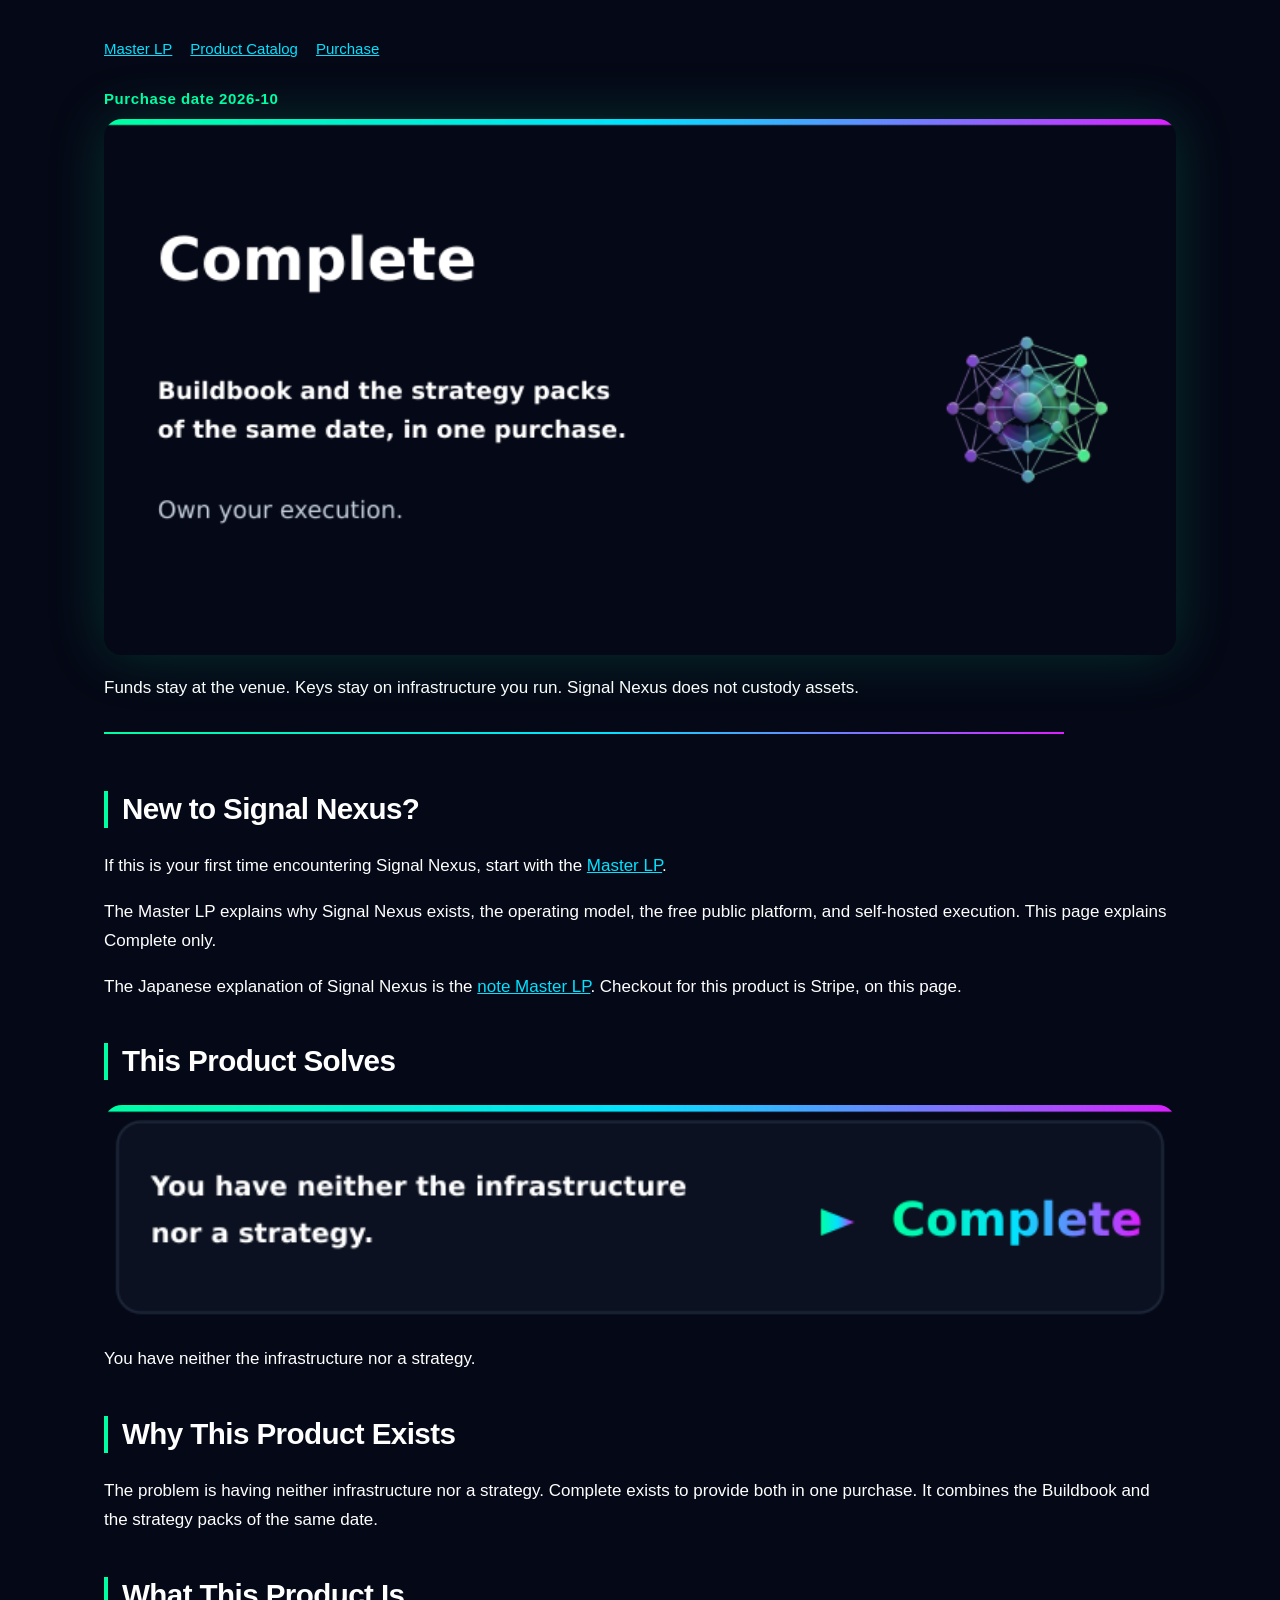
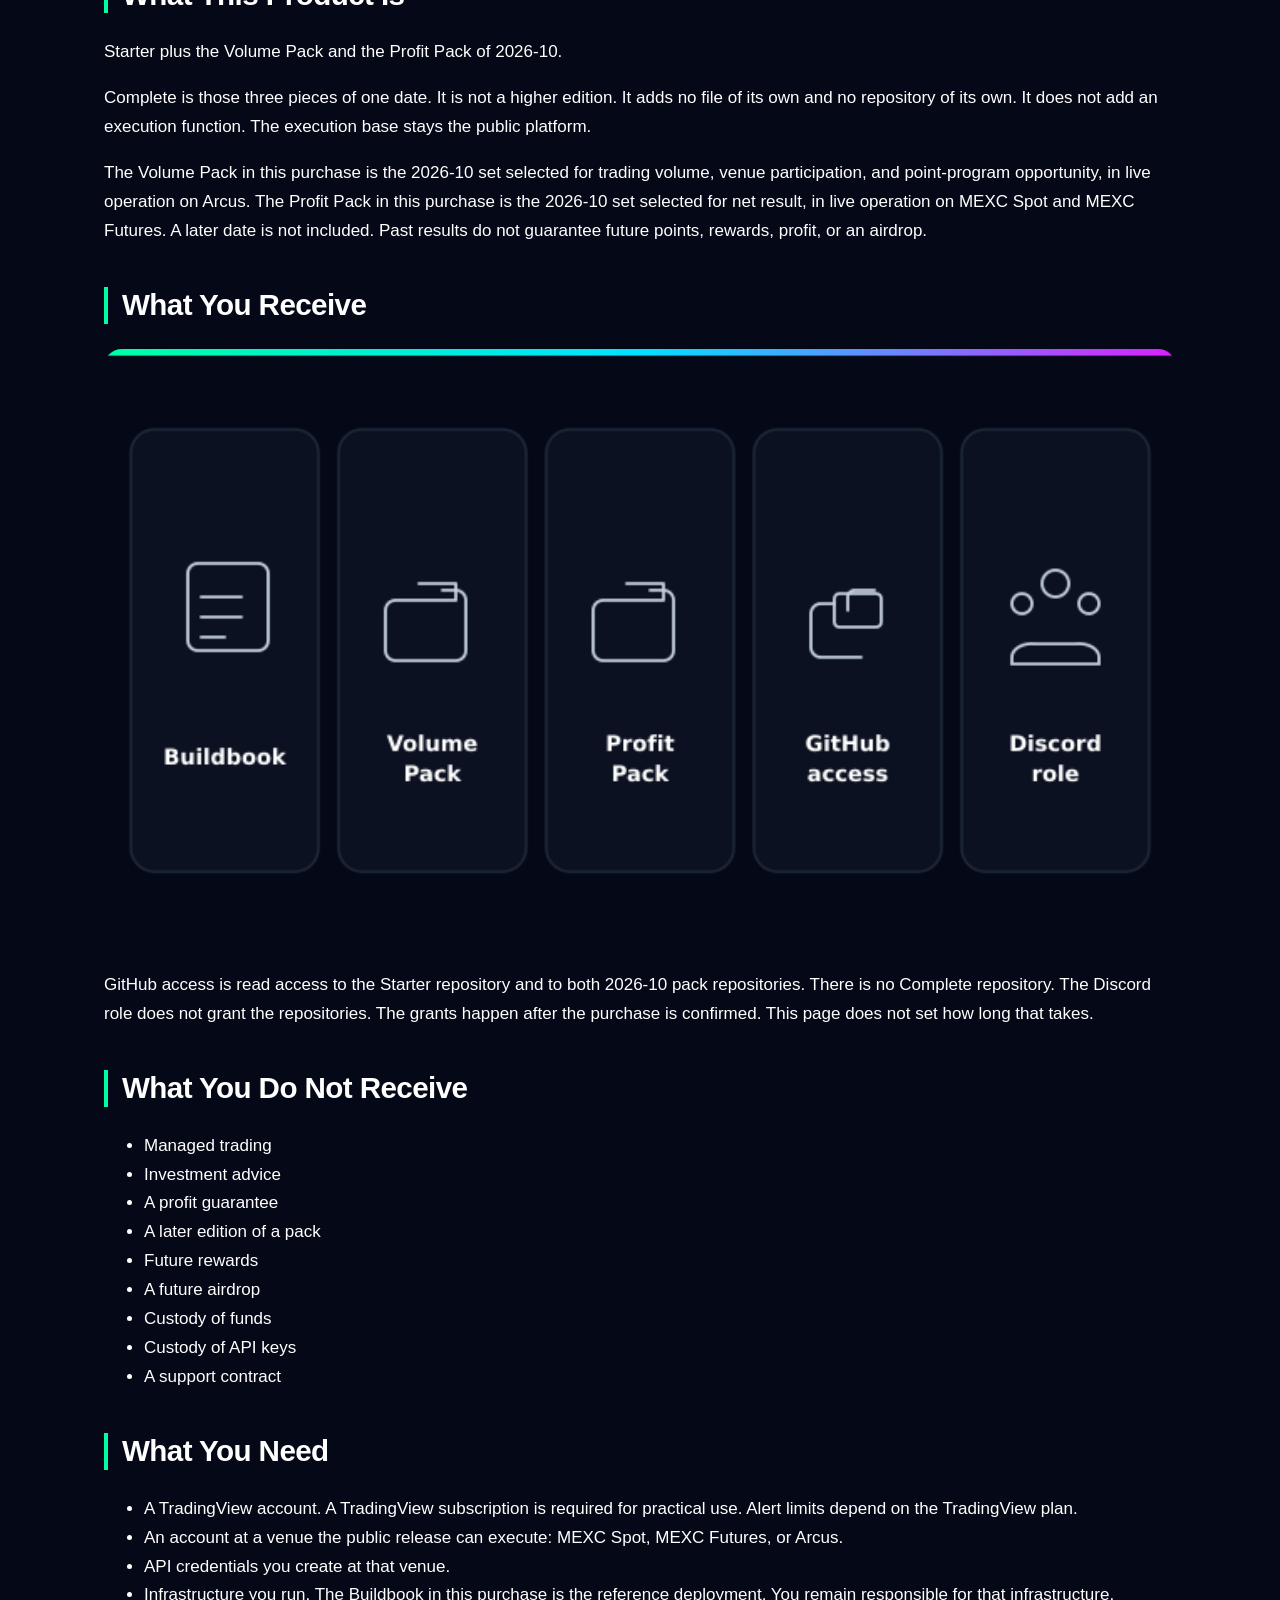
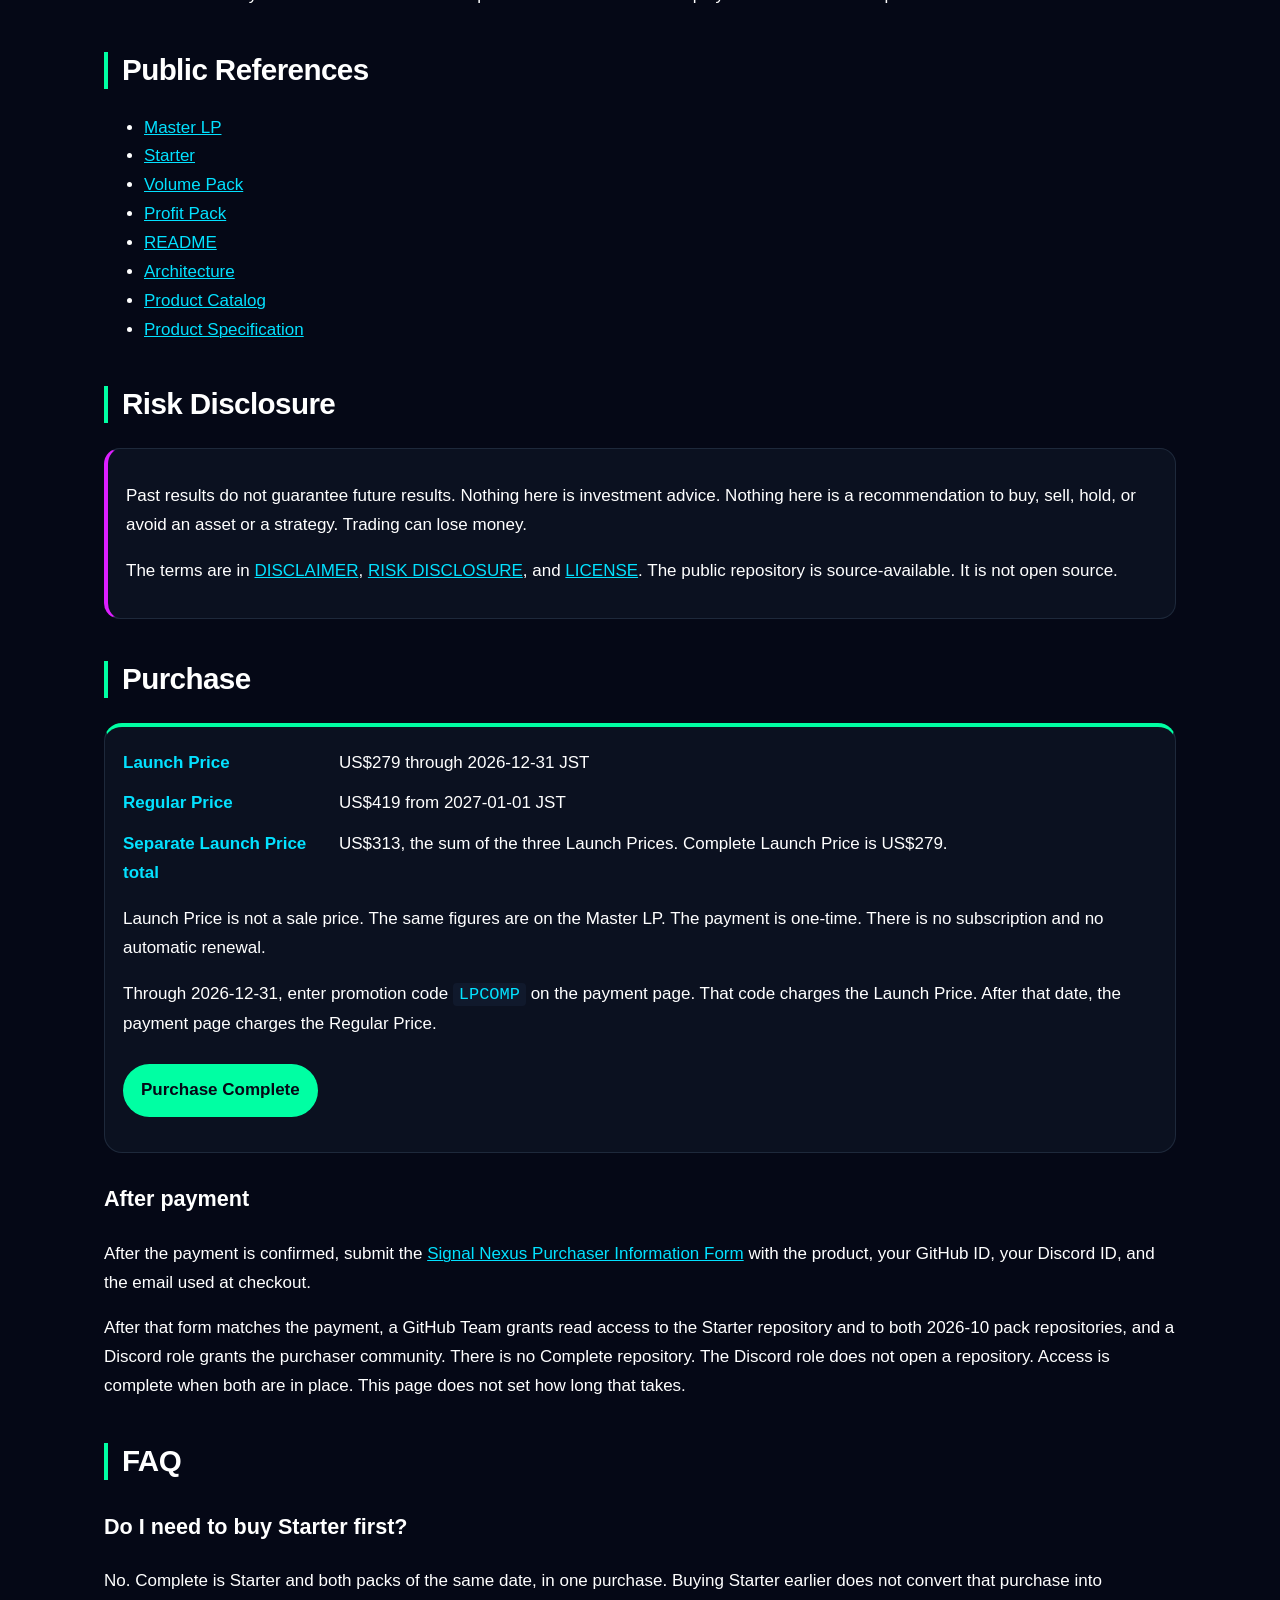
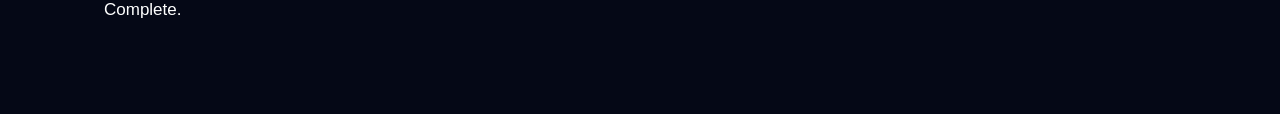
<file: complete/index.html>
<!DOCTYPE html>
<html lang="en">
<head>
  <script async src="https://www.googletagmanager.com/gtm.js?id=GTM-N3JG8S9N"></script>
  <script>
    window.dataLayer = window.dataLayer || [];
    function gtag(){dataLayer.push(arguments);}
    gtag('js', new Date());
  </script>
  <meta charset="utf-8">
  <meta name="viewport" content="width=device-width, initial-scale=1">
  <title>Complete — Signal Nexus</title>
  <meta name="description" content="Complete is the Starter Buildbook plus the 2026-10 Volume Pack and Profit Pack, in one purchase. No Complete repository. Not investment advice.">
  <link rel="canonical" href="https://signalnexus.github.io/signal-nexus/complete/">
  <meta name="robots" content="index,follow">
  <meta name="theme-color" content="#050816">
  <meta property="og:title" content="Complete — Signal Nexus">
  <meta property="og:description" content="Complete is the Starter Buildbook plus the 2026-10 Volume Pack and Profit Pack, in one purchase. No Complete repository. Not investment advice.">
  <meta property="og:type" content="website">
  <meta property="og:url" content="https://signalnexus.github.io/signal-nexus/complete/">
  <link rel="icon" href="../assets/lp/complete-icon.png" type="image/png">
  <link rel="stylesheet" href="../assets/landing.css?v=13">
  <script type="application/ld+json">
  {
    "@context": "https://schema.org",
    "@type": "Product",
    "name": "Signal Nexus Complete 2026-10",
    "description": "Starter together with the Volume Pack and the Profit Pack of 2026-10, in one purchase. Complete adds no file and no repository of its own.",
    "brand": { "@type": "Brand", "name": "Signal Nexus" },
    "url": "https://signalnexus.github.io/signal-nexus/complete/",
    "offers": [
      {
        "@type": "Offer",
        "name": "Launch Price",
        "price": "279.00",
        "priceCurrency": "USD",
        "priceValidUntil": "2026-12-31",
        "url": "https://signalnexus.github.io/signal-nexus/complete/"
      },
      {
        "@type": "Offer",
        "name": "Regular Price",
        "price": "419.00",
        "priceCurrency": "USD",
        "validFrom": "2027-01-01",
        "url": "https://signalnexus.github.io/signal-nexus/complete/"
      }
    ]
  }
  </script>
</head>
<body>
<main class="markdown-body container-lg">
  <nav class="sn-nav" aria-label="On this site">
    <a href="../">Master LP</a>
    <a href="https://github.com/SignalNexus/signal-nexus/blob/main/docs/product/PRODUCT_CATALOG.md">Product Catalog</a>
    <a href="#purchase">Purchase</a>
  </nav>

  <header class="sn-hero">
    <p class="sn-kicker">Purchase date 2026-10</p>
    <h1 class="sn-sr-only">Complete</h1>
    <img class="sn-cover" src="../assets/lp/complete-hero.png" alt="Complete. Buildbook and the strategy packs of the same date, in one purchase. Own your execution." width="720" height="360">
    <p>Funds stay at the venue. Keys stay on infrastructure you run. Signal Nexus does not custody assets.</p>
  </header>

  <img src="../assets/section-rule.svg" alt="" width="960">

  <section>
    <h2>New to Signal Nexus?</h2>
    <p>If this is your first time encountering Signal Nexus, start with the <a href="../">Master LP</a>.</p>
    <p>The Master LP explains why Signal Nexus exists, the operating model, the free public platform, and self-hosted execution. This page explains Complete only.</p>
    <p>The Japanese explanation of Signal Nexus is the <a href="https://note.com/signalnexus/n/n08cc77a0072e">note Master LP</a>. Checkout for this product is Stripe, on this page.</p>
  </section>

  <section>
    <h2>This Product Solves</h2>
    <img class="sn-cover" src="../assets/lp/complete-problem.png" alt="You have neither the infrastructure nor a strategy. Complete." width="640" height="132">
    <p>You have neither the infrastructure nor a strategy.</p>
  </section>

  <section>
    <h2>Why This Product Exists</h2>
    <p>The problem is having neither infrastructure nor a strategy. Complete exists to provide both in one purchase. It combines the Buildbook and the strategy packs of the same date.</p>
  </section>

  <section>
    <h2>What This Product Is</h2>
    <p>Starter plus the Volume Pack and the Profit Pack of 2026-10.</p>
    <p>Complete is those three pieces of one date. It is not a higher edition. It adds no file of its own and no repository of its own. It does not add an execution function. The execution base stays the public platform.</p>
    <p>The Volume Pack in this purchase is the 2026-10 set selected for trading volume, venue participation, and point-program opportunity, in live operation on Arcus. The Profit Pack in this purchase is the 2026-10 set selected for net result, in live operation on MEXC Spot and MEXC Futures. A later date is not included. Past results do not guarantee future points, rewards, profit, or an airdrop.</p>
  </section>

  <section>
    <h2>What You Receive</h2>
    <img class="sn-cover" src="../assets/lp/complete-receive.png" alt="Buildbook, Volume Pack, Profit Pack, GitHub access, and a Discord role." width="640" height="360">
    <p>GitHub access is read access to the Starter repository and to both 2026-10 pack repositories. There is no Complete repository. The Discord role does not grant the repositories. The grants happen after the purchase is confirmed. This page does not set how long that takes.</p>
  </section>

  <section>
    <h2>What You Do Not Receive</h2>
    <ul>
      <li>Managed trading</li>
      <li>Investment advice</li>
      <li>A profit guarantee</li>
      <li>A later edition of a pack</li>
      <li>Future rewards</li>
      <li>A future airdrop</li>
      <li>Custody of funds</li>
      <li>Custody of API keys</li>
      <li>A support contract</li>
    </ul>
  </section>

  <section>
    <h2>What You Need</h2>
    <ul>
      <li>A TradingView account. A TradingView subscription is required for practical use. Alert limits depend on the TradingView plan.</li>
      <li>An account at a venue the public release can execute: MEXC Spot, MEXC Futures, or Arcus.</li>
      <li>API credentials you create at that venue.</li>
      <li>Infrastructure you run. The Buildbook in this purchase is the reference deployment. You remain responsible for that infrastructure.</li>
    </ul>
  </section>

  <section>
    <h2>Public References</h2>
    <ul>
      <li><a href="../">Master LP</a></li>
      <li><a href="../starter/">Starter</a></li>
      <li><a href="../volume-pack/">Volume Pack</a></li>
      <li><a href="../profit-pack/">Profit Pack</a></li>
      <li><a href="https://github.com/SignalNexus/signal-nexus/blob/main/README.md">README</a></li>
      <li><a href="https://github.com/SignalNexus/signal-nexus/blob/main/docs/architecture/ARCHITECTURE.md">Architecture</a></li>
      <li><a href="https://github.com/SignalNexus/signal-nexus/blob/main/docs/product/PRODUCT_CATALOG.md">Product Catalog</a></li>
      <li><a href="https://github.com/SignalNexus/signal-nexus/blob/main/docs/product/PRODUCT_SPECIFICATION.md">Product Specification</a></li>
    </ul>
  </section>

  <section>
    <h2>Risk Disclosure</h2>
    <div class="sn-callout">
      <p>Past results do not guarantee future results. Nothing here is investment advice. Nothing here is a recommendation to buy, sell, hold, or avoid an asset or a strategy. Trading can lose money.</p>
      <p>The terms are in <a href="https://github.com/SignalNexus/signal-nexus/blob/main/DISCLAIMER.md">DISCLAIMER</a>, <a href="https://github.com/SignalNexus/signal-nexus/blob/main/RISK_DISCLOSURE.md">RISK DISCLOSURE</a>, and <a href="https://github.com/SignalNexus/signal-nexus/blob/main/LICENSE.md">LICENSE</a>. The public repository is source-available. It is not open source.</p>
    </div>
  </section>

  <section id="purchase">
    <h2>Purchase</h2>
    <div class="sn-panel">
      <dl class="sn-price-list">
        <div>
          <dt>Launch Price</dt>
          <dd>US$279 through 2026-12-31 JST</dd>
        </div>
        <div>
          <dt>Regular Price</dt>
          <dd>US$419 from 2027-01-01 JST</dd>
        </div>
        <div>
          <dt>Separate Launch Price total</dt>
          <dd>US$313, the sum of the three Launch Prices. Complete Launch Price is US$279.</dd>
        </div>
      </dl>
      <p>Launch Price is not a sale price. The same figures are on the Master LP. The payment is one-time. There is no subscription and no automatic renewal.</p>
      <p>Through 2026-12-31, enter promotion code <code>LPCOMP</code> on the payment page. That code charges the Launch Price. After that date, the payment page charges the Regular Price.</p>
      <p><a class="sn-buy" href="https://buy.stripe.com/5kQ7sLeHff56aCCf4U3gk03" rel="noopener noreferrer">Purchase Complete</a></p>
    </div>
    <h3>After payment</h3>
    <p>After the payment is confirmed, submit the <a href="https://forms.cloud.microsoft/Pages/ResponsePage.aspx?id=DQSIkWdsW0yxEjajBLZtrQAAAAAAAAAAAAN__tVcmx9UNFJYUktSQ1U5TzRQSENIUTZBUDNBMFpTTC4u">Signal Nexus Purchaser Information Form</a> with the product, your GitHub ID, your Discord ID, and the email used at checkout.</p>
    <p>After that form matches the payment, a GitHub Team grants read access to the Starter repository and to both 2026-10 pack repositories, and a Discord role grants the purchaser community. There is no Complete repository. The Discord role does not open a repository. Access is complete when both are in place. This page does not set how long that takes.</p>
  </section>

  <section>
    <h2>FAQ</h2>
    <h3>Do I need to buy Starter first?</h3>
    <p>No. Complete is Starter and both packs of the same date, in one purchase. Buying Starter earlier does not convert that purchase into Complete.</p>
  </section>
</main>
</body>
</html>
</file>
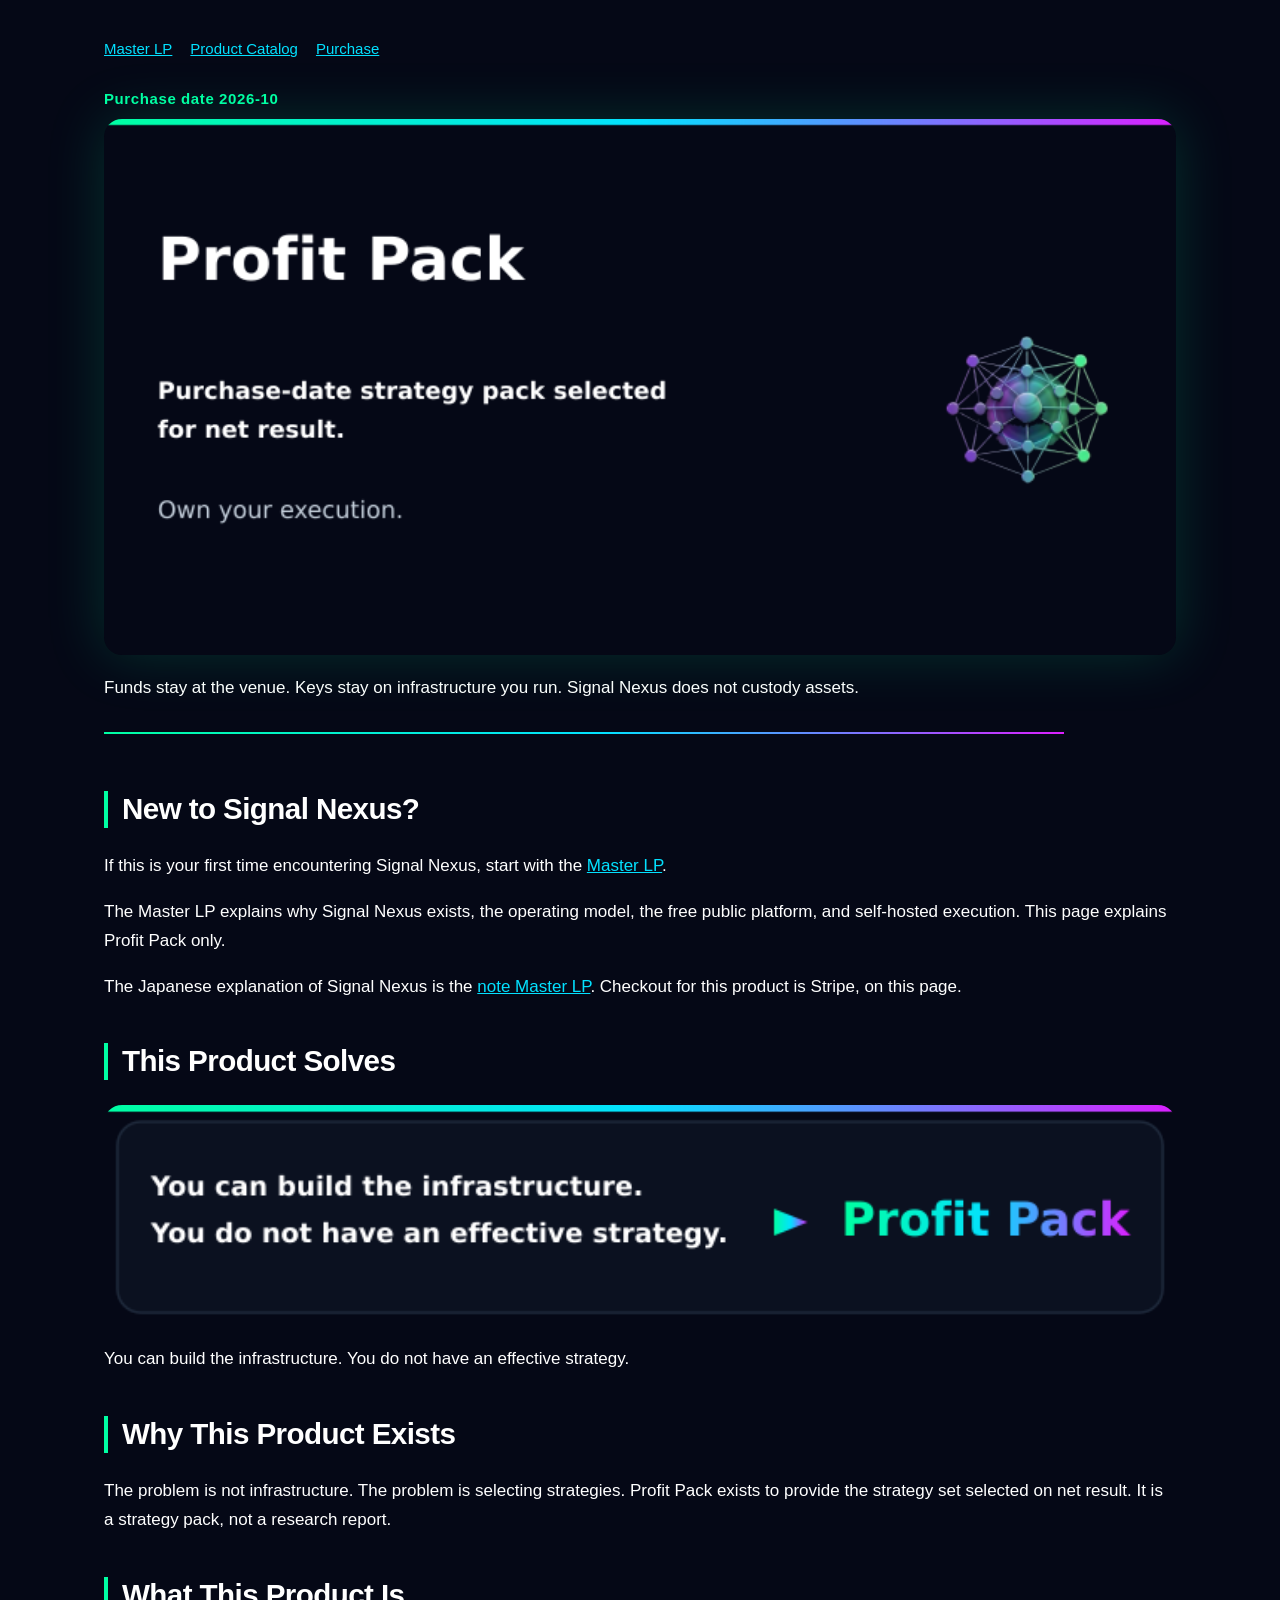
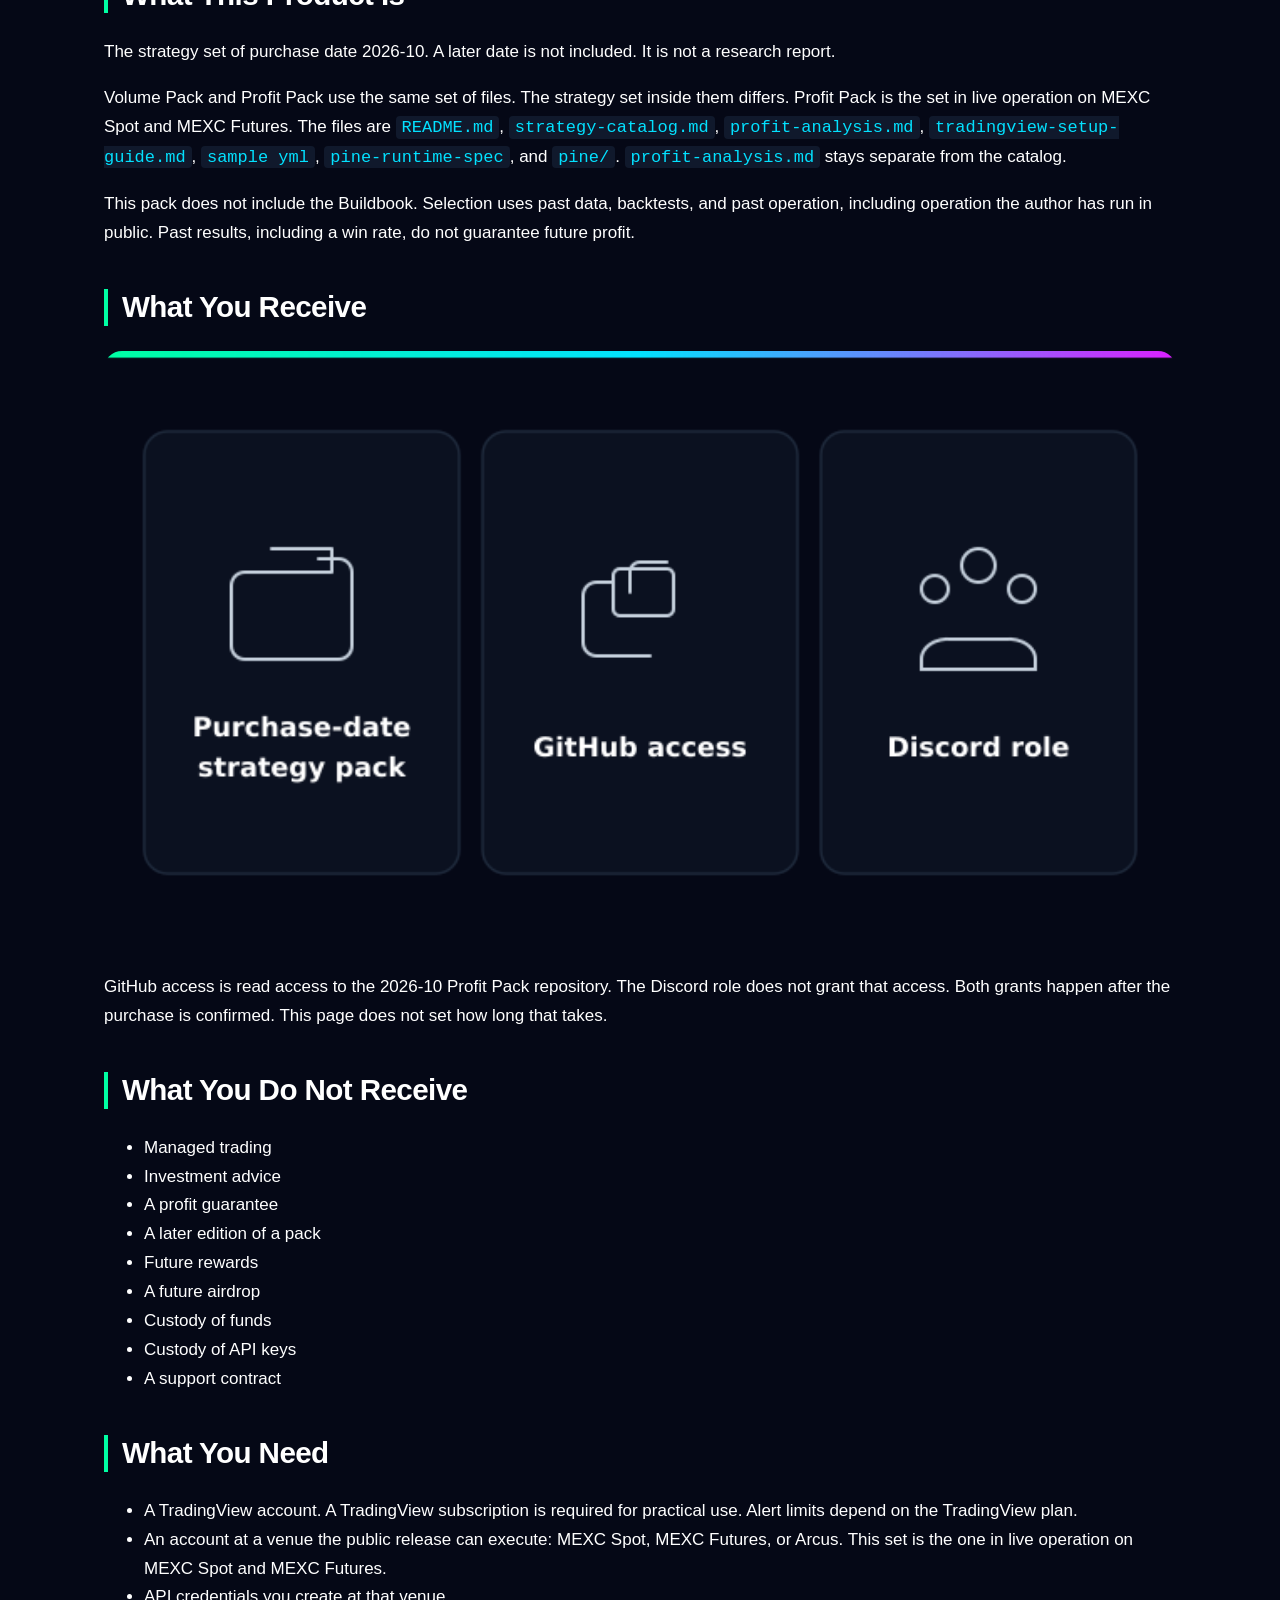
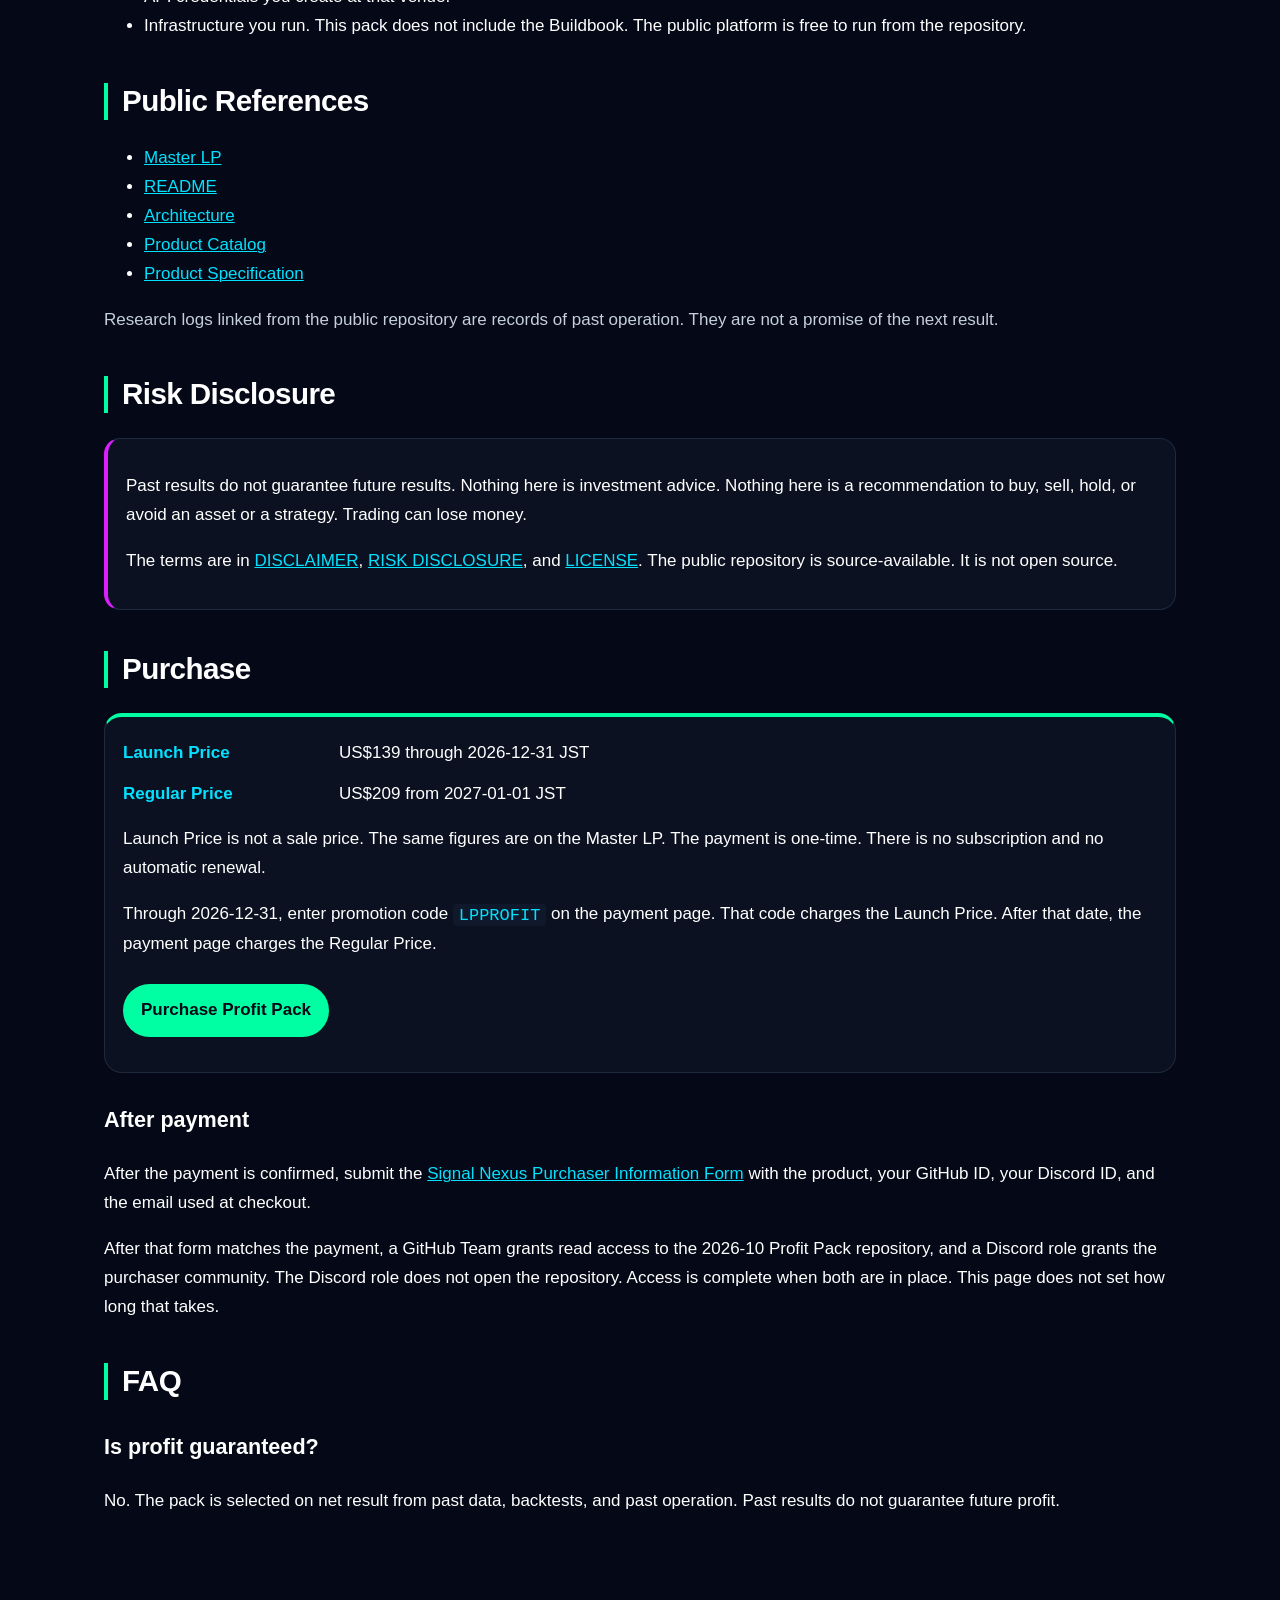
<file: profit-pack/index.html>
<!DOCTYPE html>
<html lang="en">
<head>
  <script async src="https://www.googletagmanager.com/gtm.js?id=GTM-N3JG8S9N"></script>
  <script>
    window.dataLayer = window.dataLayer || [];
    function gtag(){dataLayer.push(arguments);}
    gtag('js', new Date());
  </script>
  <meta charset="utf-8">
  <meta name="viewport" content="width=device-width, initial-scale=1">
  <title>Profit Pack — Signal Nexus</title>
  <meta name="description" content="Profit Pack is the 2026-10 strategy set selected on past net result. Past results do not guarantee future profit. Not investment advice.">
  <link rel="canonical" href="https://signalnexus.github.io/signal-nexus/profit-pack/">
  <meta name="robots" content="index,follow">
  <meta name="theme-color" content="#050816">
  <meta property="og:title" content="Profit Pack — Signal Nexus">
  <meta property="og:description" content="Profit Pack is the 2026-10 strategy set selected on past net result. Past results do not guarantee future profit. Not investment advice.">
  <meta property="og:type" content="website">
  <meta property="og:url" content="https://signalnexus.github.io/signal-nexus/profit-pack/">
  <link rel="icon" href="../assets/lp/profit-icon.png" type="image/png">
  <link rel="stylesheet" href="../assets/landing.css?v=13">
  <script type="application/ld+json">
  {
    "@context": "https://schema.org",
    "@type": "Product",
    "name": "Signal Nexus Profit Pack 2026-10",
    "description": "The strategy set of purchase date 2026-10, selected for net result from past data, backtests, and past operation. A later date is not included.",
    "brand": { "@type": "Brand", "name": "Signal Nexus" },
    "url": "https://signalnexus.github.io/signal-nexus/profit-pack/",
    "offers": [
      {
        "@type": "Offer",
        "name": "Launch Price",
        "price": "139.00",
        "priceCurrency": "USD",
        "priceValidUntil": "2026-12-31",
        "url": "https://signalnexus.github.io/signal-nexus/profit-pack/"
      },
      {
        "@type": "Offer",
        "name": "Regular Price",
        "price": "209.00",
        "priceCurrency": "USD",
        "validFrom": "2027-01-01",
        "url": "https://signalnexus.github.io/signal-nexus/profit-pack/"
      }
    ]
  }
  </script>
</head>
<body>
<main class="markdown-body container-lg">
  <nav class="sn-nav" aria-label="On this site">
    <a href="../">Master LP</a>
    <a href="https://github.com/SignalNexus/signal-nexus/blob/main/docs/product/PRODUCT_CATALOG.md">Product Catalog</a>
    <a href="#purchase">Purchase</a>
  </nav>

  <header class="sn-hero">
    <p class="sn-kicker">Purchase date 2026-10</p>
    <h1 class="sn-sr-only">Profit Pack</h1>
    <img class="sn-cover" src="../assets/lp/profit-hero.png" alt="Profit Pack. Purchase-date strategy pack selected for net result. Own your execution." width="720" height="360">
    <p>Funds stay at the venue. Keys stay on infrastructure you run. Signal Nexus does not custody assets.</p>
  </header>

  <img src="../assets/section-rule.svg" alt="" width="960">

  <section>
    <h2>New to Signal Nexus?</h2>
    <p>If this is your first time encountering Signal Nexus, start with the <a href="../">Master LP</a>.</p>
    <p>The Master LP explains why Signal Nexus exists, the operating model, the free public platform, and self-hosted execution. This page explains Profit Pack only.</p>
    <p>The Japanese explanation of Signal Nexus is the <a href="https://note.com/signalnexus/n/n08cc77a0072e">note Master LP</a>. Checkout for this product is Stripe, on this page.</p>
  </section>

  <section>
    <h2>This Product Solves</h2>
    <img class="sn-cover" src="../assets/lp/profit-problem.png" alt="You can build the infrastructure. You do not have an effective strategy. Profit Pack." width="640" height="132">
    <p>You can build the infrastructure. You do not have an effective strategy.</p>
  </section>

  <section>
    <h2>Why This Product Exists</h2>
    <p>The problem is not infrastructure. The problem is selecting strategies. Profit Pack exists to provide the strategy set selected on net result. It is a strategy pack, not a research report.</p>
  </section>

  <section>
    <h2>What This Product Is</h2>
    <p>The strategy set of purchase date 2026-10. A later date is not included. It is not a research report.</p>
    <p>Volume Pack and Profit Pack use the same set of files. The strategy set inside them differs. Profit Pack is the set in live operation on MEXC Spot and MEXC Futures. The files are <code>README.md</code>, <code>strategy-catalog.md</code>, <code>profit-analysis.md</code>, <code>tradingview-setup-guide.md</code>, <code>sample yml</code>, <code>pine-runtime-spec</code>, and <code>pine/</code>. <code>profit-analysis.md</code> stays separate from the catalog.</p>
    <p>This pack does not include the Buildbook. Selection uses past data, backtests, and past operation, including operation the author has run in public. Past results, including a win rate, do not guarantee future profit.</p>
  </section>

  <section>
    <h2>What You Receive</h2>
    <img class="sn-cover" src="../assets/lp/profit-receive.png" alt="Purchase-date strategy pack, GitHub access, and a Discord role." width="640" height="360">
    <p>GitHub access is read access to the 2026-10 Profit Pack repository. The Discord role does not grant that access. Both grants happen after the purchase is confirmed. This page does not set how long that takes.</p>
  </section>

  <section>
    <h2>What You Do Not Receive</h2>
    <ul>
      <li>Managed trading</li>
      <li>Investment advice</li>
      <li>A profit guarantee</li>
      <li>A later edition of a pack</li>
      <li>Future rewards</li>
      <li>A future airdrop</li>
      <li>Custody of funds</li>
      <li>Custody of API keys</li>
      <li>A support contract</li>
    </ul>
  </section>

  <section>
    <h2>What You Need</h2>
    <ul>
      <li>A TradingView account. A TradingView subscription is required for practical use. Alert limits depend on the TradingView plan.</li>
      <li>An account at a venue the public release can execute: MEXC Spot, MEXC Futures, or Arcus. This set is the one in live operation on MEXC Spot and MEXC Futures.</li>
      <li>API credentials you create at that venue.</li>
      <li>Infrastructure you run. This pack does not include the Buildbook. The public platform is free to run from the repository.</li>
    </ul>
  </section>

  <section>
    <h2>Public References</h2>
    <ul>
      <li><a href="../">Master LP</a></li>
      <li><a href="https://github.com/SignalNexus/signal-nexus/blob/main/README.md">README</a></li>
      <li><a href="https://github.com/SignalNexus/signal-nexus/blob/main/docs/architecture/ARCHITECTURE.md">Architecture</a></li>
      <li><a href="https://github.com/SignalNexus/signal-nexus/blob/main/docs/product/PRODUCT_CATALOG.md">Product Catalog</a></li>
      <li><a href="https://github.com/SignalNexus/signal-nexus/blob/main/docs/product/PRODUCT_SPECIFICATION.md">Product Specification</a></li>
    </ul>
    <p class="sn-quiet">Research logs linked from the public repository are records of past operation. They are not a promise of the next result.</p>
  </section>

  <section>
    <h2>Risk Disclosure</h2>
    <div class="sn-callout">
      <p>Past results do not guarantee future results. Nothing here is investment advice. Nothing here is a recommendation to buy, sell, hold, or avoid an asset or a strategy. Trading can lose money.</p>
      <p>The terms are in <a href="https://github.com/SignalNexus/signal-nexus/blob/main/DISCLAIMER.md">DISCLAIMER</a>, <a href="https://github.com/SignalNexus/signal-nexus/blob/main/RISK_DISCLOSURE.md">RISK DISCLOSURE</a>, and <a href="https://github.com/SignalNexus/signal-nexus/blob/main/LICENSE.md">LICENSE</a>. The public repository is source-available. It is not open source.</p>
    </div>
  </section>

  <section id="purchase">
    <h2>Purchase</h2>
    <div class="sn-panel">
      <dl class="sn-price-list">
        <div>
          <dt>Launch Price</dt>
          <dd>US$139 through 2026-12-31 JST</dd>
        </div>
        <div>
          <dt>Regular Price</dt>
          <dd>US$209 from 2027-01-01 JST</dd>
        </div>
      </dl>
      <p>Launch Price is not a sale price. The same figures are on the Master LP. The payment is one-time. There is no subscription and no automatic renewal.</p>
      <p>Through 2026-12-31, enter promotion code <code>LPPROFIT</code> on the payment page. That code charges the Launch Price. After that date, the payment page charges the Regular Price.</p>
      <p><a class="sn-buy" href="https://buy.stripe.com/28E4gz2Yx5uwbGG4qg3gk02" rel="noopener noreferrer">Purchase Profit Pack</a></p>
    </div>
    <h3>After payment</h3>
    <p>After the payment is confirmed, submit the <a href="https://forms.cloud.microsoft/Pages/ResponsePage.aspx?id=DQSIkWdsW0yxEjajBLZtrQAAAAAAAAAAAAN__tVcmx9UNFJYUktSQ1U5TzRQSENIUTZBUDNBMFpTTC4u">Signal Nexus Purchaser Information Form</a> with the product, your GitHub ID, your Discord ID, and the email used at checkout.</p>
    <p>After that form matches the payment, a GitHub Team grants read access to the 2026-10 Profit Pack repository, and a Discord role grants the purchaser community. The Discord role does not open the repository. Access is complete when both are in place. This page does not set how long that takes.</p>
  </section>

  <section>
    <h2>FAQ</h2>
    <h3>Is profit guaranteed?</h3>
    <p>No. The pack is selected on net result from past data, backtests, and past operation. Past results do not guarantee future profit.</p>
  </section>
</main>
</body>
</html>
</file>
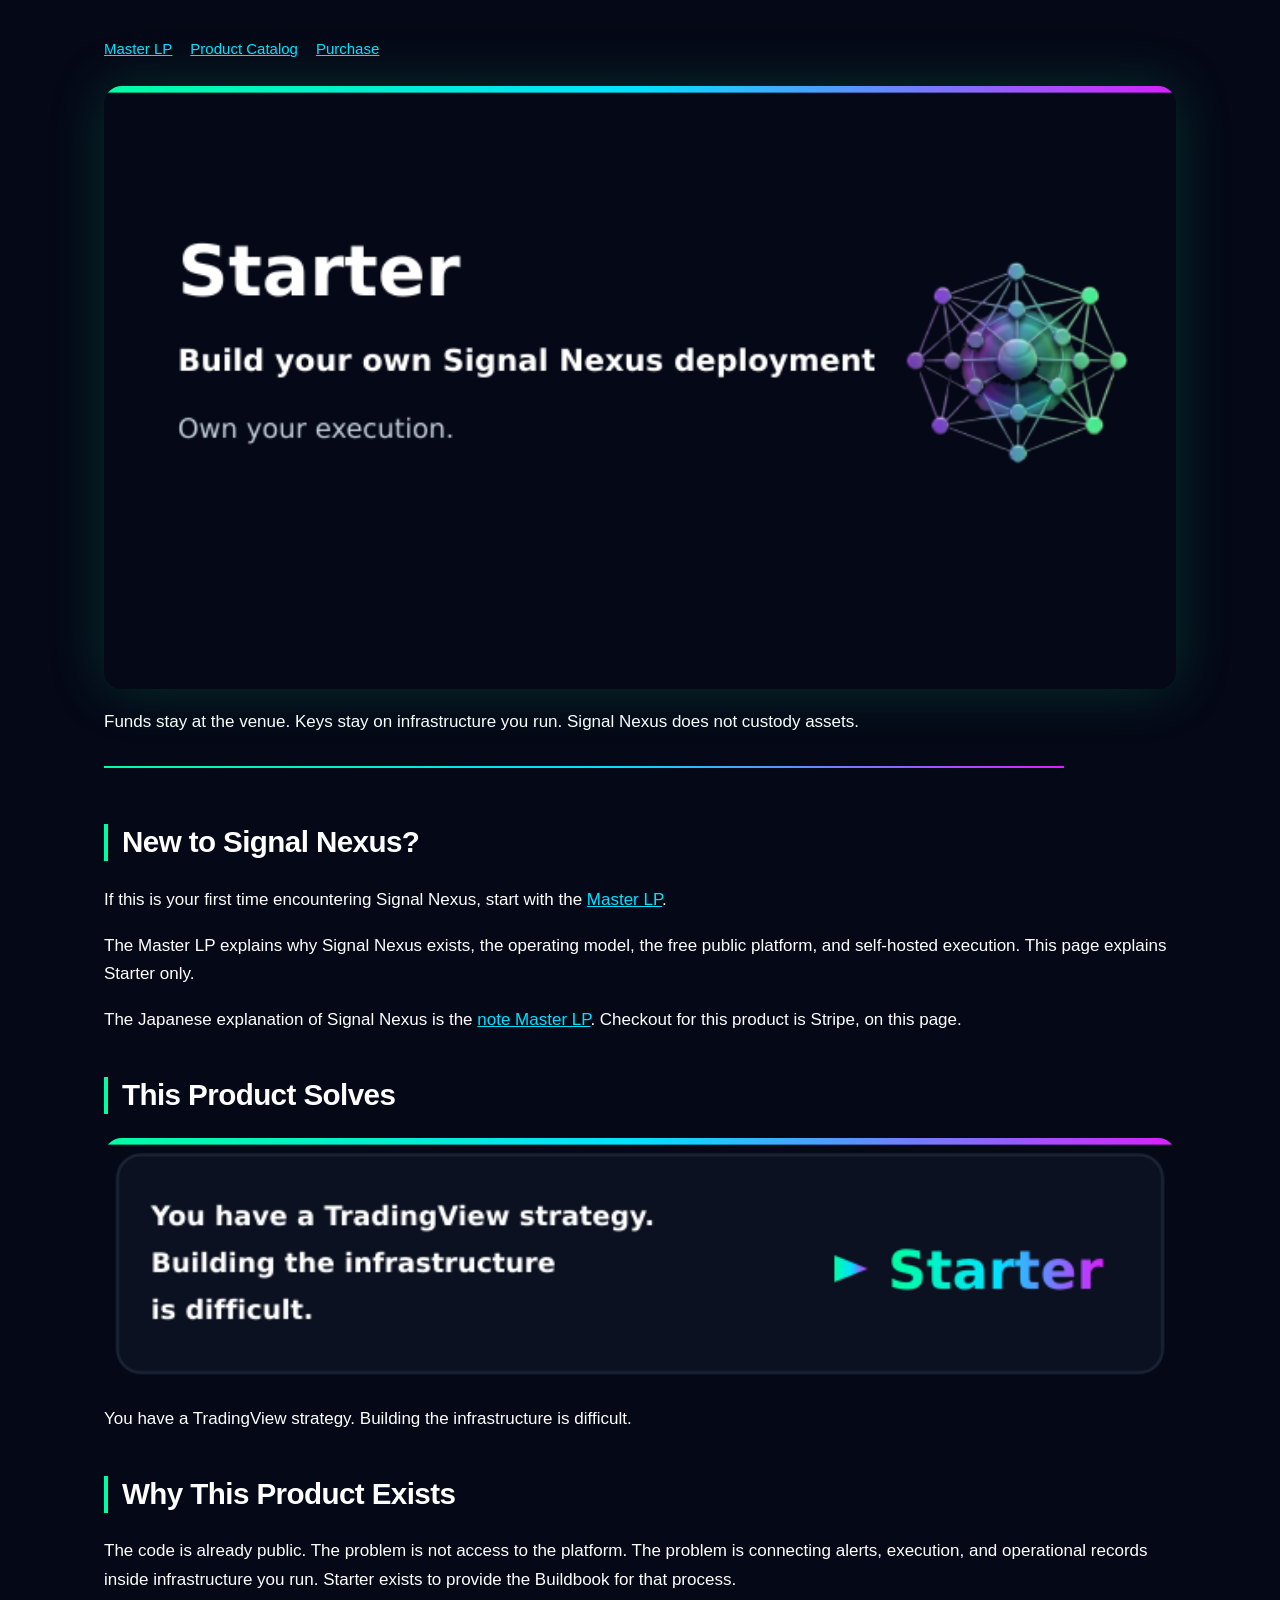
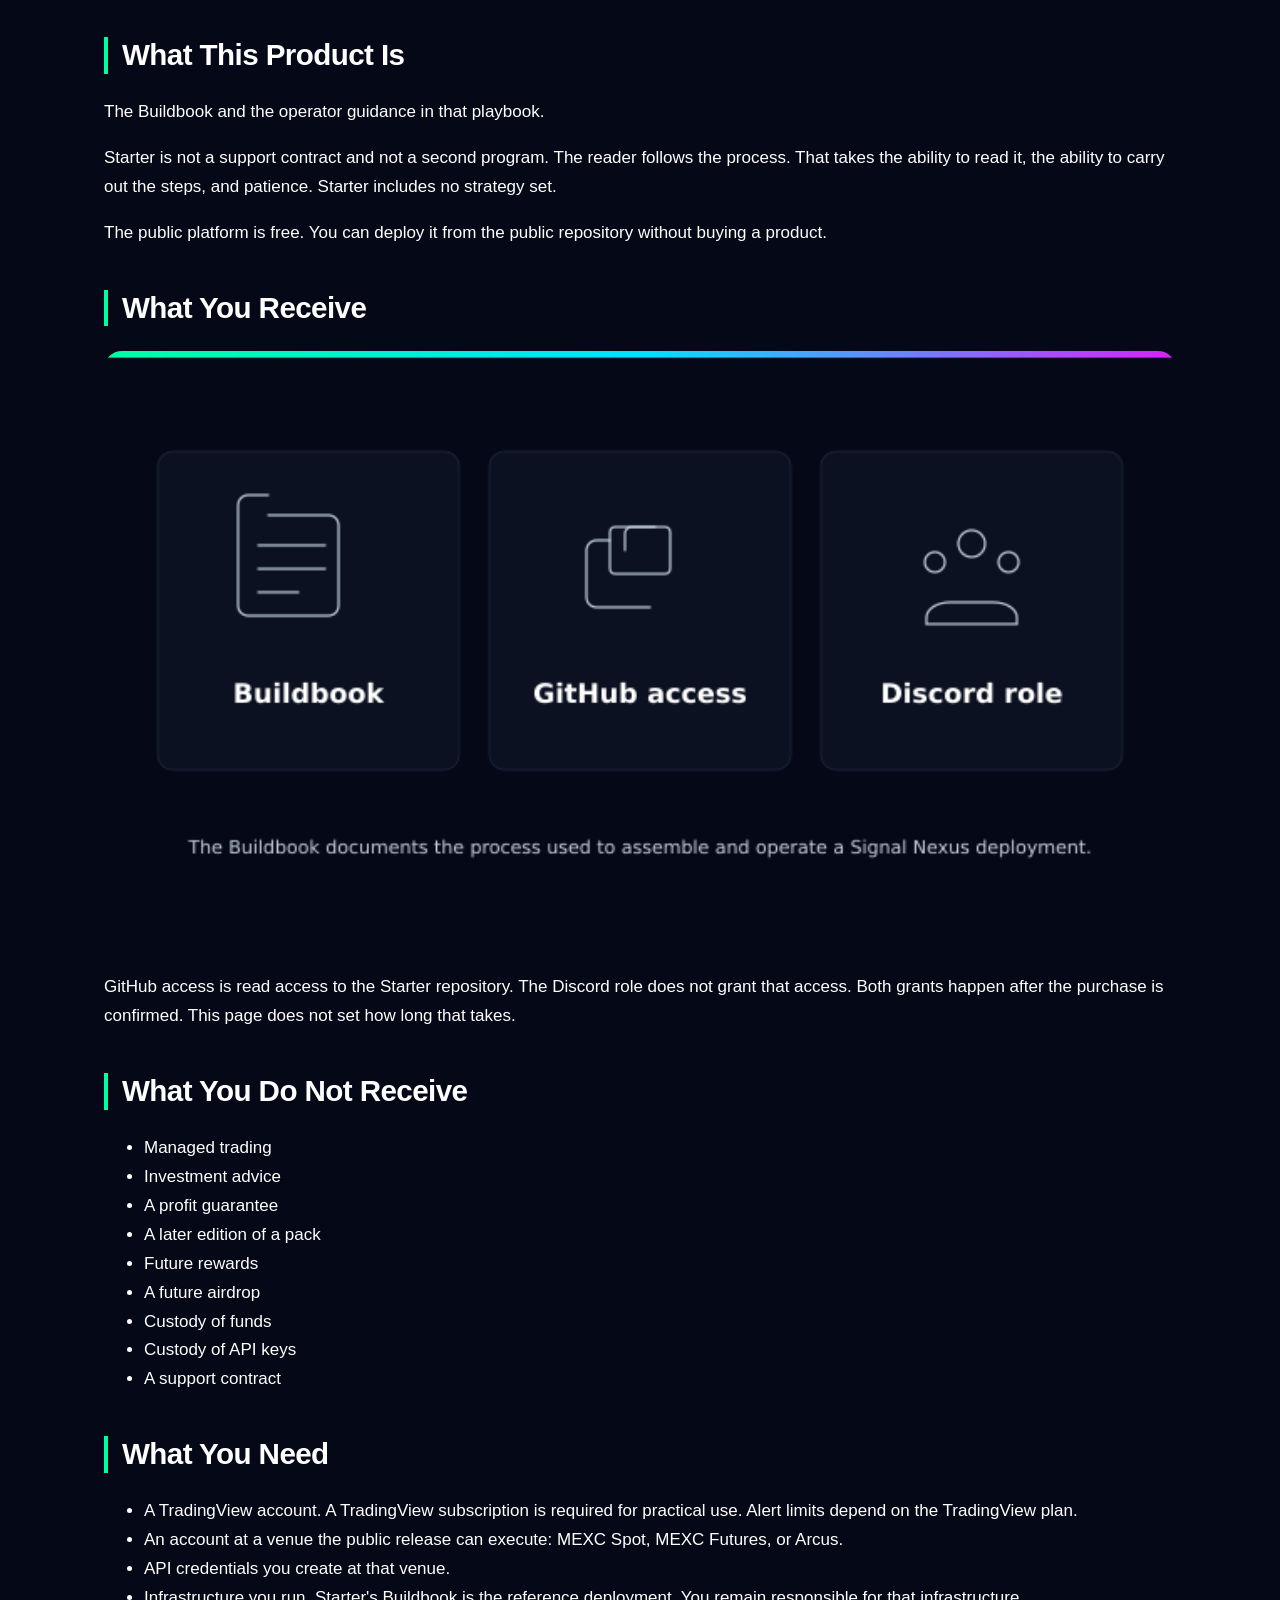
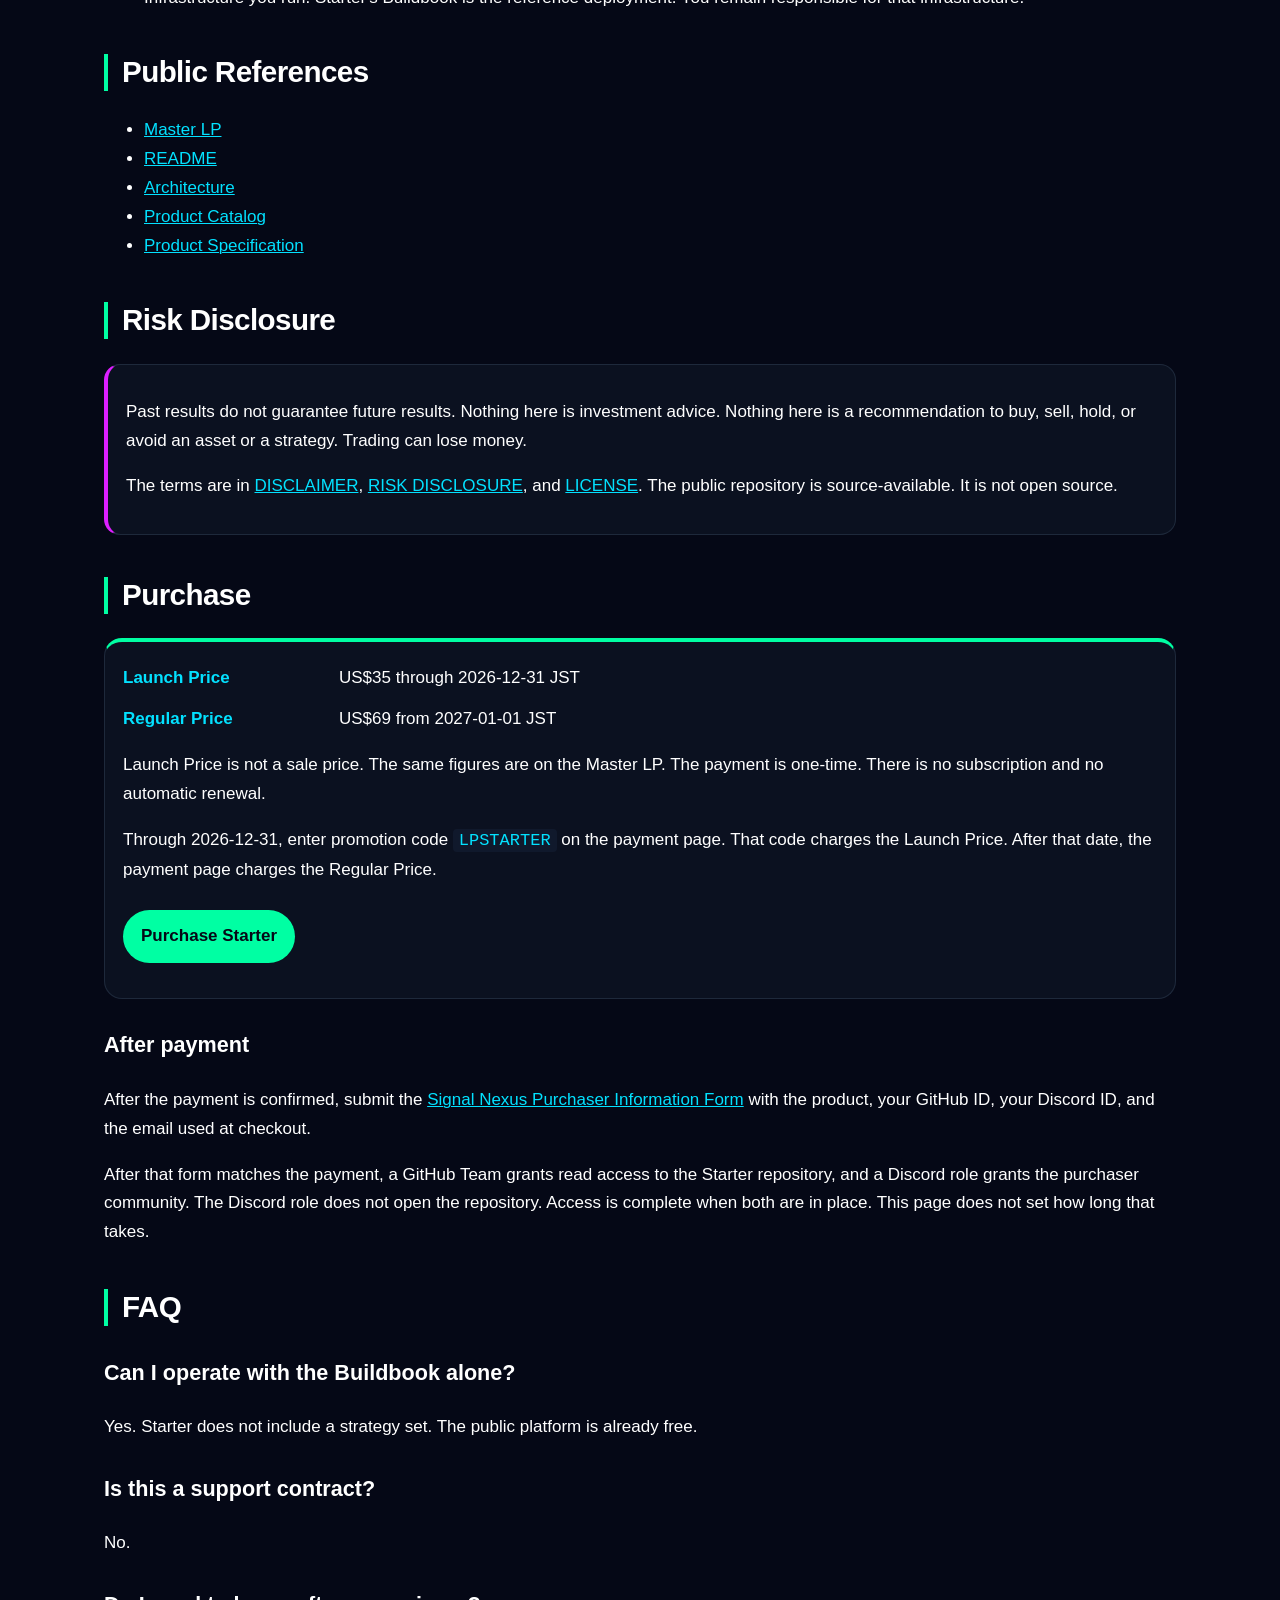
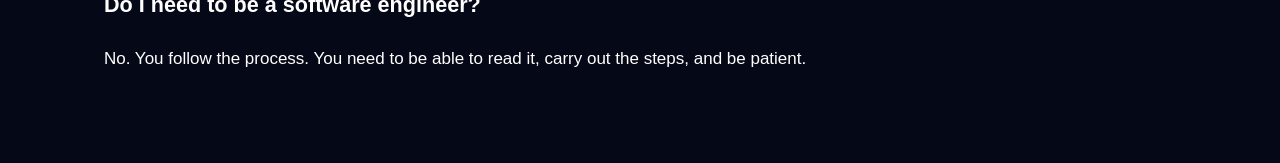
<file: starter/index.html>
<!DOCTYPE html>
<html lang="en">
<head>
  <script async src="https://www.googletagmanager.com/gtm.js?id=GTM-N3JG8S9N"></script>
  <script>
    window.dataLayer = window.dataLayer || [];
    function gtag(){dataLayer.push(arguments);}
    gtag('js', new Date());
  </script>
  <meta charset="utf-8">
  <meta name="viewport" content="width=device-width, initial-scale=1">
  <title>Starter — Signal Nexus</title>
  <meta name="description" content="Starter is the Buildbook for a Signal Nexus deployment you run. One-time purchase. Funds stay at the venue. Not investment advice.">
  <link rel="canonical" href="https://signalnexus.github.io/signal-nexus/starter/">
  <meta name="robots" content="index,follow">
  <meta name="theme-color" content="#050816">
  <meta property="og:title" content="Starter — Signal Nexus">
  <meta property="og:description" content="Starter is the Buildbook for a Signal Nexus deployment you run. One-time purchase. Funds stay at the venue. Not investment advice.">
  <meta property="og:type" content="website">
  <meta property="og:url" content="https://signalnexus.github.io/signal-nexus/starter/">
  <link rel="icon" href="../assets/lp/starter-icon.png" type="image/png">
  <link rel="stylesheet" href="../assets/landing.css?v=13">
  <script type="application/ld+json">
  {
    "@context": "https://schema.org",
    "@type": "Product",
    "name": "Signal Nexus Starter",
    "description": "The Buildbook for connecting TradingView alerts, execution, and the operational record on infrastructure you run. Starter includes no strategy set.",
    "brand": { "@type": "Brand", "name": "Signal Nexus" },
    "url": "https://signalnexus.github.io/signal-nexus/starter/",
    "offers": [
      {
        "@type": "Offer",
        "name": "Launch Price",
        "price": "35.00",
        "priceCurrency": "USD",
        "priceValidUntil": "2026-12-31",
        "url": "https://signalnexus.github.io/signal-nexus/starter/"
      },
      {
        "@type": "Offer",
        "name": "Regular Price",
        "price": "69.00",
        "priceCurrency": "USD",
        "validFrom": "2027-01-01",
        "url": "https://signalnexus.github.io/signal-nexus/starter/"
      }
    ]
  }
  </script>
</head>
<body>
<main class="markdown-body container-lg">
  <nav class="sn-nav" aria-label="On this site">
    <a href="../">Master LP</a>
    <a href="https://github.com/SignalNexus/signal-nexus/blob/main/docs/product/PRODUCT_CATALOG.md">Product Catalog</a>
    <a href="#purchase">Purchase</a>
  </nav>

  <header class="sn-hero">
    <h1 class="sn-sr-only">Starter</h1>
    <img class="sn-cover" src="../assets/lp/starter-hero.png" alt="Starter. Build your own Signal Nexus deployment. Own your execution." width="640" height="360">
    <p>Funds stay at the venue. Keys stay on infrastructure you run. Signal Nexus does not custody assets.</p>
  </header>

  <img src="../assets/section-rule.svg" alt="" width="960">

  <section>
    <h2>New to Signal Nexus?</h2>
    <p>If this is your first time encountering Signal Nexus, start with the <a href="../">Master LP</a>.</p>
    <p>The Master LP explains why Signal Nexus exists, the operating model, the free public platform, and self-hosted execution. This page explains Starter only.</p>
    <p>The Japanese explanation of Signal Nexus is the <a href="https://note.com/signalnexus/n/n08cc77a0072e">note Master LP</a>. Checkout for this product is Stripe, on this page.</p>
  </section>

  <section>
    <h2>This Product Solves</h2>
    <img class="sn-cover" src="../assets/lp/starter-problem.png" alt="You have a TradingView strategy. Building the infrastructure is difficult. Starter." width="640" height="148">
    <p>You have a TradingView strategy. Building the infrastructure is difficult.</p>
  </section>

  <section>
    <h2>Why This Product Exists</h2>
    <p>The code is already public. The problem is not access to the platform. The problem is connecting alerts, execution, and operational records inside infrastructure you run. Starter exists to provide the Buildbook for that process.</p>
  </section>

  <section>
    <h2>What This Product Is</h2>
    <p>The Buildbook and the operator guidance in that playbook.</p>
    <p>Starter is not a support contract and not a second program. The reader follows the process. That takes the ability to read it, the ability to carry out the steps, and patience. Starter includes no strategy set.</p>
    <p>The public platform is free. You can deploy it from the public repository without buying a product.</p>
  </section>

  <section>
    <h2>What You Receive</h2>
    <img class="sn-cover" src="../assets/lp/starter-receive.png" alt="Buildbook, GitHub access, and a Discord role. The Buildbook documents the process used to assemble and operate a Signal Nexus deployment." width="640" height="360">
    <p>GitHub access is read access to the Starter repository. The Discord role does not grant that access. Both grants happen after the purchase is confirmed. This page does not set how long that takes.</p>
  </section>

  <section>
    <h2>What You Do Not Receive</h2>
    <ul>
      <li>Managed trading</li>
      <li>Investment advice</li>
      <li>A profit guarantee</li>
      <li>A later edition of a pack</li>
      <li>Future rewards</li>
      <li>A future airdrop</li>
      <li>Custody of funds</li>
      <li>Custody of API keys</li>
      <li>A support contract</li>
    </ul>
  </section>

  <section>
    <h2>What You Need</h2>
    <ul>
      <li>A TradingView account. A TradingView subscription is required for practical use. Alert limits depend on the TradingView plan.</li>
      <li>An account at a venue the public release can execute: MEXC Spot, MEXC Futures, or Arcus.</li>
      <li>API credentials you create at that venue.</li>
      <li>Infrastructure you run. Starter's Buildbook is the reference deployment. You remain responsible for that infrastructure.</li>
    </ul>
  </section>

  <section>
    <h2>Public References</h2>
    <ul>
      <li><a href="../">Master LP</a></li>
      <li><a href="https://github.com/SignalNexus/signal-nexus/blob/main/README.md">README</a></li>
      <li><a href="https://github.com/SignalNexus/signal-nexus/blob/main/docs/architecture/ARCHITECTURE.md">Architecture</a></li>
      <li><a href="https://github.com/SignalNexus/signal-nexus/blob/main/docs/product/PRODUCT_CATALOG.md">Product Catalog</a></li>
      <li><a href="https://github.com/SignalNexus/signal-nexus/blob/main/docs/product/PRODUCT_SPECIFICATION.md">Product Specification</a></li>
    </ul>
  </section>

  <section>
    <h2>Risk Disclosure</h2>
    <div class="sn-callout">
      <p>Past results do not guarantee future results. Nothing here is investment advice. Nothing here is a recommendation to buy, sell, hold, or avoid an asset or a strategy. Trading can lose money.</p>
      <p>The terms are in <a href="https://github.com/SignalNexus/signal-nexus/blob/main/DISCLAIMER.md">DISCLAIMER</a>, <a href="https://github.com/SignalNexus/signal-nexus/blob/main/RISK_DISCLOSURE.md">RISK DISCLOSURE</a>, and <a href="https://github.com/SignalNexus/signal-nexus/blob/main/LICENSE.md">LICENSE</a>. The public repository is source-available. It is not open source.</p>
    </div>
  </section>

  <section id="purchase">
    <h2>Purchase</h2>
    <div class="sn-panel">
      <dl class="sn-price-list">
        <div>
          <dt>Launch Price</dt>
          <dd>US$35 through 2026-12-31 JST</dd>
        </div>
        <div>
          <dt>Regular Price</dt>
          <dd>US$69 from 2027-01-01 JST</dd>
        </div>
      </dl>
      <p>Launch Price is not a sale price. The same figures are on the Master LP. The payment is one-time. There is no subscription and no automatic renewal.</p>
      <p>Through 2026-12-31, enter promotion code <code>LPSTARTER</code> on the payment page. That code charges the Launch Price. After that date, the payment page charges the Regular Price.</p>
      <p><a class="sn-buy" href="https://buy.stripe.com/eVqdR9dDbg9a3aa8Gw3gk00" rel="noopener noreferrer">Purchase Starter</a></p>
    </div>
    <h3>After payment</h3>
    <p>After the payment is confirmed, submit the <a href="https://forms.cloud.microsoft/Pages/ResponsePage.aspx?id=DQSIkWdsW0yxEjajBLZtrQAAAAAAAAAAAAN__tVcmx9UNFJYUktSQ1U5TzRQSENIUTZBUDNBMFpTTC4u">Signal Nexus Purchaser Information Form</a> with the product, your GitHub ID, your Discord ID, and the email used at checkout.</p>
    <p>After that form matches the payment, a GitHub Team grants read access to the Starter repository, and a Discord role grants the purchaser community. The Discord role does not open the repository. Access is complete when both are in place. This page does not set how long that takes.</p>
  </section>

  <section>
    <h2>FAQ</h2>
    <h3>Can I operate with the Buildbook alone?</h3>
    <p>Yes. Starter does not include a strategy set. The public platform is already free.</p>
    <h3>Is this a support contract?</h3>
    <p>No.</p>
    <h3>Do I need to be a software engineer?</h3>
    <p>No. You follow the process. You need to be able to read it, carry out the steps, and be patient.</p>
  </section>
</main>
</body>
</html>
</file>
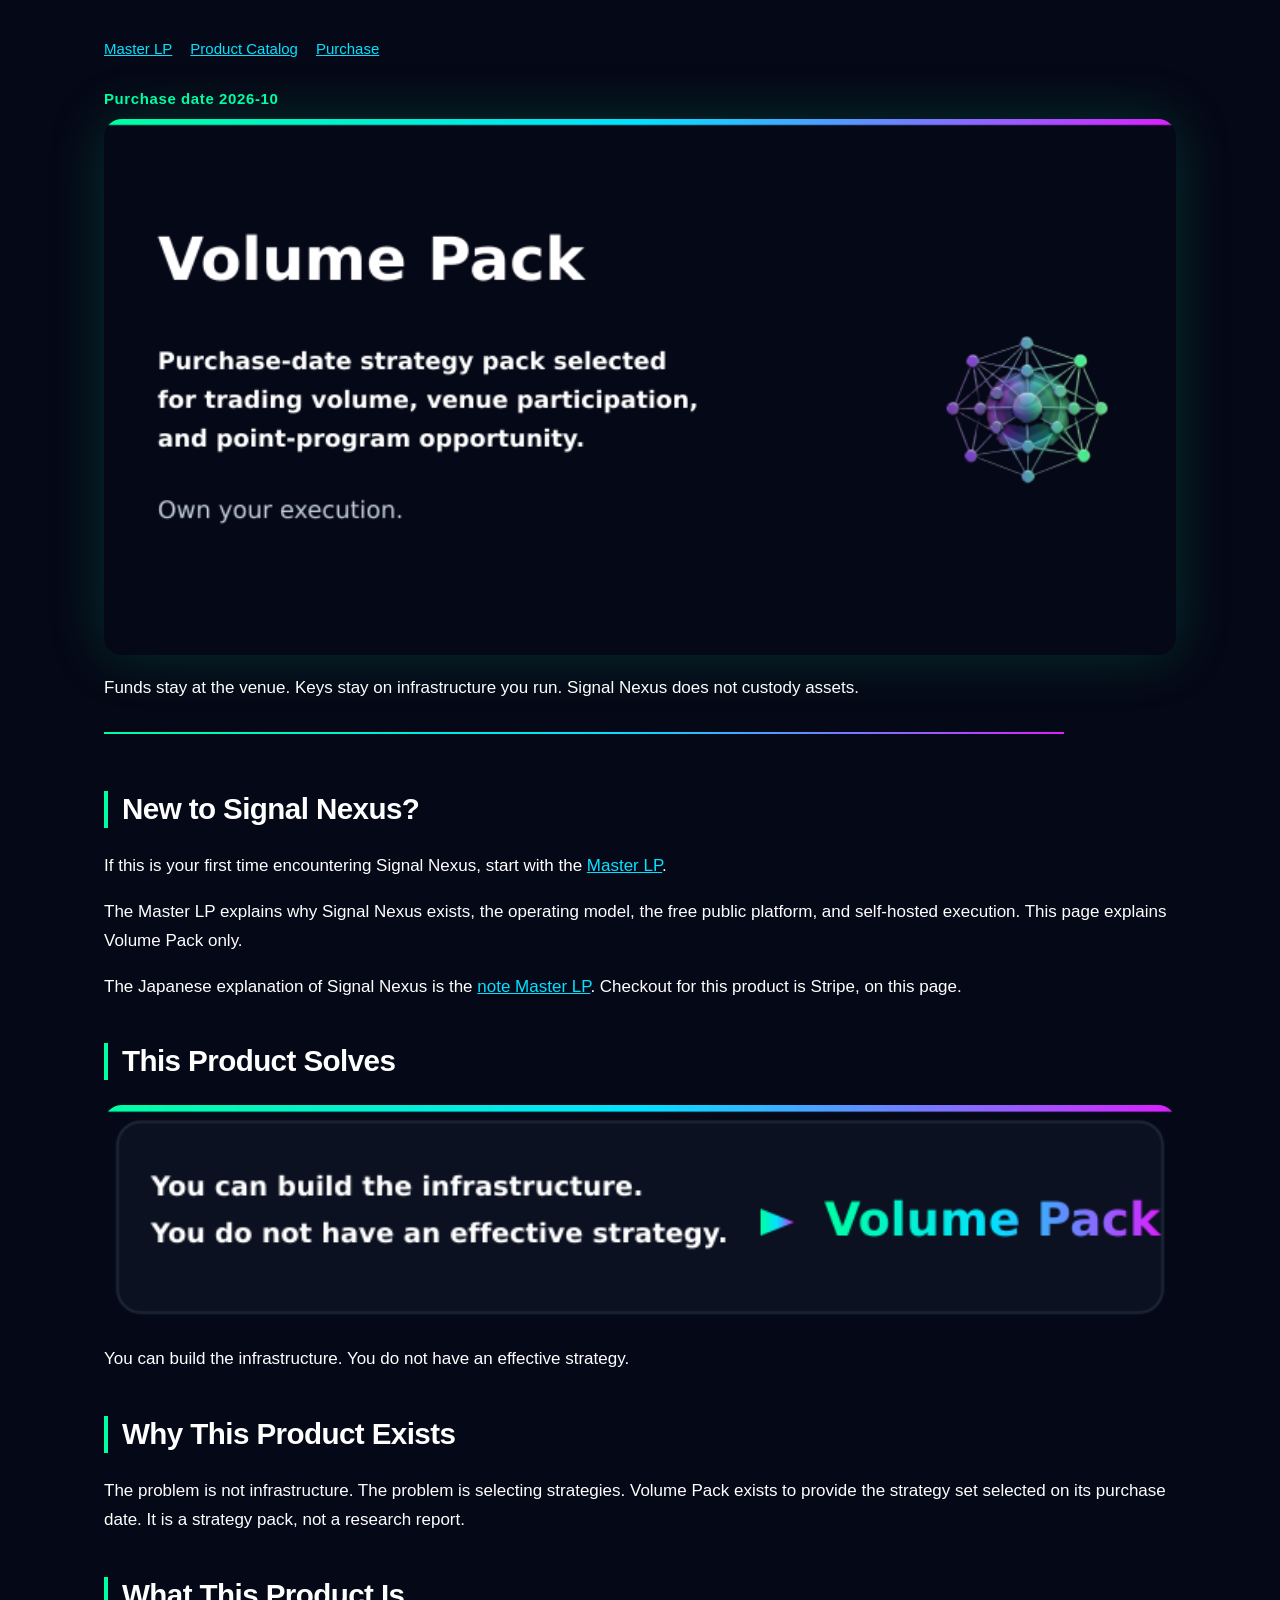
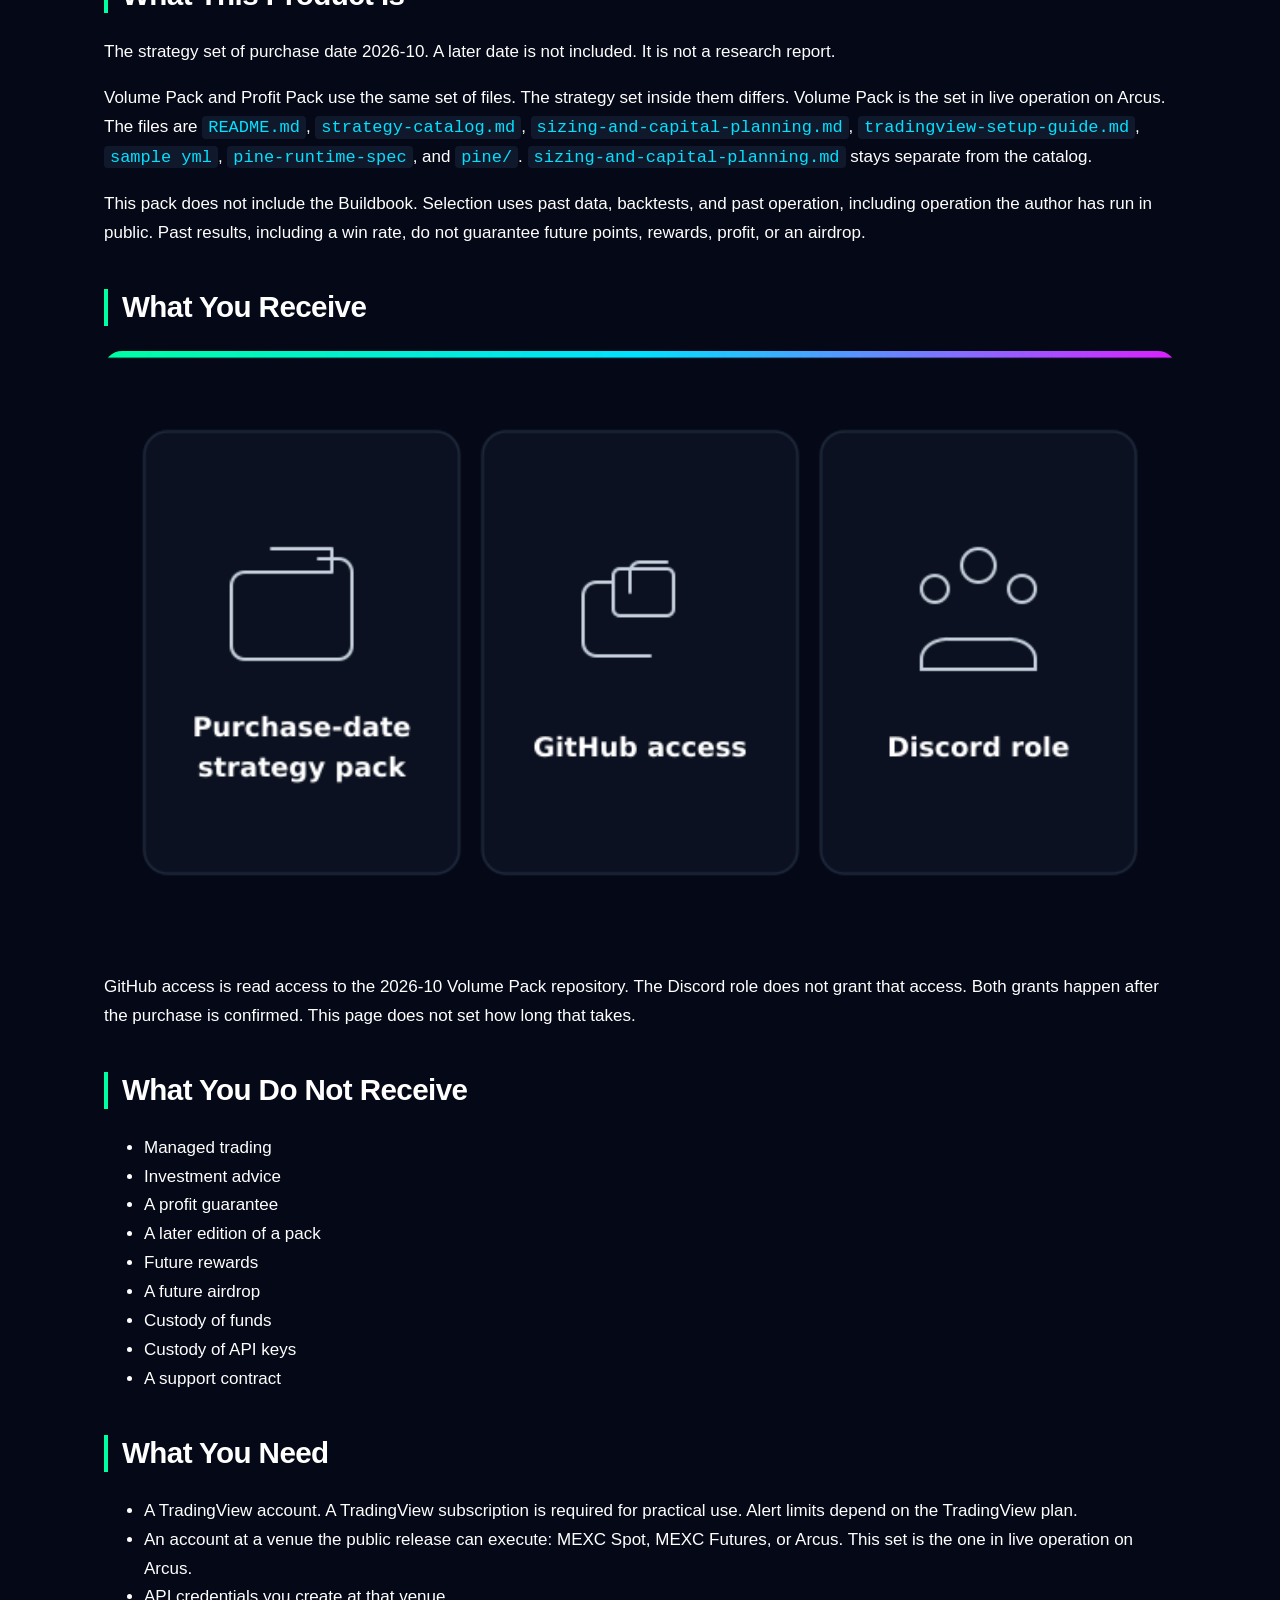
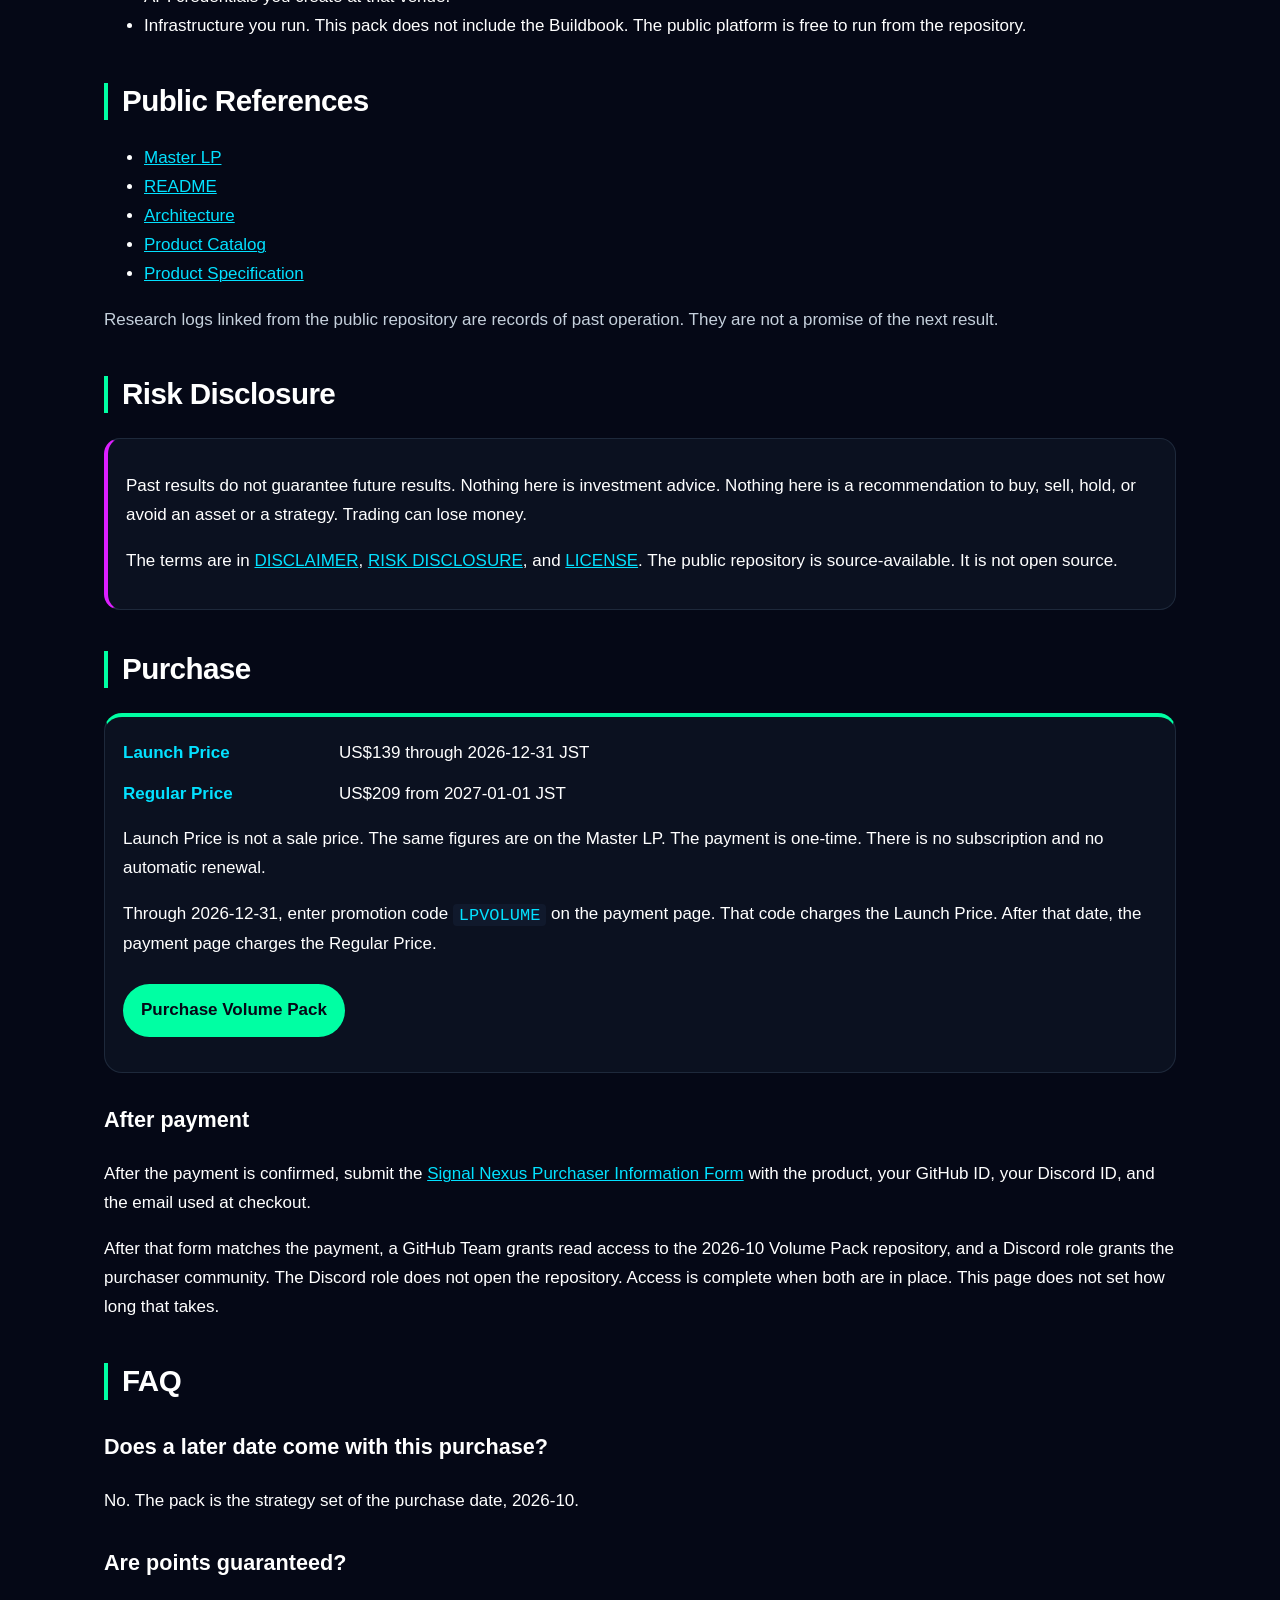
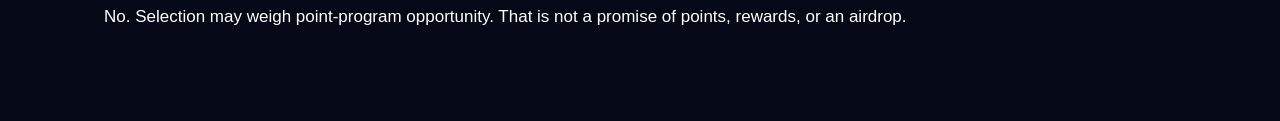
<file: volume-pack/index.html>
<!DOCTYPE html>
<html lang="en">
<head>
  <script async src="https://www.googletagmanager.com/gtm.js?id=GTM-N3JG8S9N"></script>
  <script>
    window.dataLayer = window.dataLayer || [];
    function gtag(){dataLayer.push(arguments);}
    gtag('js', new Date());
  </script>
  <meta charset="utf-8">
  <meta name="viewport" content="width=device-width, initial-scale=1">
  <title>Volume Pack — Signal Nexus</title>
  <meta name="description" content="Volume Pack is the 2026-10 strategy set selected for volume, venue participation, and point programs. Past results are not future results. Not investment advice.">
  <link rel="canonical" href="https://signalnexus.github.io/signal-nexus/volume-pack/">
  <meta name="robots" content="index,follow">
  <meta name="theme-color" content="#050816">
  <meta property="og:title" content="Volume Pack — Signal Nexus">
  <meta property="og:description" content="Volume Pack is the 2026-10 strategy set selected for volume, venue participation, and point programs. Past results are not future results. Not investment advice.">
  <meta property="og:type" content="website">
  <meta property="og:url" content="https://signalnexus.github.io/signal-nexus/volume-pack/">
  <link rel="icon" href="../assets/lp/volume-icon.png" type="image/png">
  <link rel="stylesheet" href="../assets/landing.css?v=13">
  <script type="application/ld+json">
  {
    "@context": "https://schema.org",
    "@type": "Product",
    "name": "Signal Nexus Volume Pack 2026-10",
    "description": "The strategy set of purchase date 2026-10, selected for trading volume, venue participation, and point-program opportunity. A later date is not included.",
    "brand": { "@type": "Brand", "name": "Signal Nexus" },
    "url": "https://signalnexus.github.io/signal-nexus/volume-pack/",
    "offers": [
      {
        "@type": "Offer",
        "name": "Launch Price",
        "price": "139.00",
        "priceCurrency": "USD",
        "priceValidUntil": "2026-12-31",
        "url": "https://signalnexus.github.io/signal-nexus/volume-pack/"
      },
      {
        "@type": "Offer",
        "name": "Regular Price",
        "price": "209.00",
        "priceCurrency": "USD",
        "validFrom": "2027-01-01",
        "url": "https://signalnexus.github.io/signal-nexus/volume-pack/"
      }
    ]
  }
  </script>
</head>
<body>
<main class="markdown-body container-lg">
  <nav class="sn-nav" aria-label="On this site">
    <a href="../">Master LP</a>
    <a href="https://github.com/SignalNexus/signal-nexus/blob/main/docs/product/PRODUCT_CATALOG.md">Product Catalog</a>
    <a href="#purchase">Purchase</a>
  </nav>

  <header class="sn-hero">
    <p class="sn-kicker">Purchase date 2026-10</p>
    <h1 class="sn-sr-only">Volume Pack</h1>
    <img class="sn-cover" src="../assets/lp/volume-hero.png" alt="Volume Pack. Purchase-date strategy pack selected for trading volume, venue participation, and point-program opportunity. Own your execution." width="720" height="360">
    <p>Funds stay at the venue. Keys stay on infrastructure you run. Signal Nexus does not custody assets.</p>
  </header>

  <img src="../assets/section-rule.svg" alt="" width="960">

  <section>
    <h2>New to Signal Nexus?</h2>
    <p>If this is your first time encountering Signal Nexus, start with the <a href="../">Master LP</a>.</p>
    <p>The Master LP explains why Signal Nexus exists, the operating model, the free public platform, and self-hosted execution. This page explains Volume Pack only.</p>
    <p>The Japanese explanation of Signal Nexus is the <a href="https://note.com/signalnexus/n/n08cc77a0072e">note Master LP</a>. Checkout for this product is Stripe, on this page.</p>
  </section>

  <section>
    <h2>This Product Solves</h2>
    <img class="sn-cover" src="../assets/lp/volume-problem.png" alt="You can build the infrastructure. You do not have an effective strategy. Volume Pack." width="640" height="132">
    <p>You can build the infrastructure. You do not have an effective strategy.</p>
  </section>

  <section>
    <h2>Why This Product Exists</h2>
    <p>The problem is not infrastructure. The problem is selecting strategies. Volume Pack exists to provide the strategy set selected on its purchase date. It is a strategy pack, not a research report.</p>
  </section>

  <section>
    <h2>What This Product Is</h2>
    <p>The strategy set of purchase date 2026-10. A later date is not included. It is not a research report.</p>
    <p>Volume Pack and Profit Pack use the same set of files. The strategy set inside them differs. Volume Pack is the set in live operation on Arcus. The files are <code>README.md</code>, <code>strategy-catalog.md</code>, <code>sizing-and-capital-planning.md</code>, <code>tradingview-setup-guide.md</code>, <code>sample yml</code>, <code>pine-runtime-spec</code>, and <code>pine/</code>. <code>sizing-and-capital-planning.md</code> stays separate from the catalog.</p>
    <p>This pack does not include the Buildbook. Selection uses past data, backtests, and past operation, including operation the author has run in public. Past results, including a win rate, do not guarantee future points, rewards, profit, or an airdrop.</p>
  </section>

  <section>
    <h2>What You Receive</h2>
    <img class="sn-cover" src="../assets/lp/volume-receive.png" alt="Purchase-date strategy pack, GitHub access, and a Discord role." width="640" height="360">
    <p>GitHub access is read access to the 2026-10 Volume Pack repository. The Discord role does not grant that access. Both grants happen after the purchase is confirmed. This page does not set how long that takes.</p>
  </section>

  <section>
    <h2>What You Do Not Receive</h2>
    <ul>
      <li>Managed trading</li>
      <li>Investment advice</li>
      <li>A profit guarantee</li>
      <li>A later edition of a pack</li>
      <li>Future rewards</li>
      <li>A future airdrop</li>
      <li>Custody of funds</li>
      <li>Custody of API keys</li>
      <li>A support contract</li>
    </ul>
  </section>

  <section>
    <h2>What You Need</h2>
    <ul>
      <li>A TradingView account. A TradingView subscription is required for practical use. Alert limits depend on the TradingView plan.</li>
      <li>An account at a venue the public release can execute: MEXC Spot, MEXC Futures, or Arcus. This set is the one in live operation on Arcus.</li>
      <li>API credentials you create at that venue.</li>
      <li>Infrastructure you run. This pack does not include the Buildbook. The public platform is free to run from the repository.</li>
    </ul>
  </section>

  <section>
    <h2>Public References</h2>
    <ul>
      <li><a href="../">Master LP</a></li>
      <li><a href="https://github.com/SignalNexus/signal-nexus/blob/main/README.md">README</a></li>
      <li><a href="https://github.com/SignalNexus/signal-nexus/blob/main/docs/architecture/ARCHITECTURE.md">Architecture</a></li>
      <li><a href="https://github.com/SignalNexus/signal-nexus/blob/main/docs/product/PRODUCT_CATALOG.md">Product Catalog</a></li>
      <li><a href="https://github.com/SignalNexus/signal-nexus/blob/main/docs/product/PRODUCT_SPECIFICATION.md">Product Specification</a></li>
    </ul>
    <p class="sn-quiet">Research logs linked from the public repository are records of past operation. They are not a promise of the next result.</p>
  </section>

  <section>
    <h2>Risk Disclosure</h2>
    <div class="sn-callout">
      <p>Past results do not guarantee future results. Nothing here is investment advice. Nothing here is a recommendation to buy, sell, hold, or avoid an asset or a strategy. Trading can lose money.</p>
      <p>The terms are in <a href="https://github.com/SignalNexus/signal-nexus/blob/main/DISCLAIMER.md">DISCLAIMER</a>, <a href="https://github.com/SignalNexus/signal-nexus/blob/main/RISK_DISCLOSURE.md">RISK DISCLOSURE</a>, and <a href="https://github.com/SignalNexus/signal-nexus/blob/main/LICENSE.md">LICENSE</a>. The public repository is source-available. It is not open source.</p>
    </div>
  </section>

  <section id="purchase">
    <h2>Purchase</h2>
    <div class="sn-panel">
      <dl class="sn-price-list">
        <div>
          <dt>Launch Price</dt>
          <dd>US$139 through 2026-12-31 JST</dd>
        </div>
        <div>
          <dt>Regular Price</dt>
          <dd>US$209 from 2027-01-01 JST</dd>
        </div>
      </dl>
      <p>Launch Price is not a sale price. The same figures are on the Master LP. The payment is one-time. There is no subscription and no automatic renewal.</p>
      <p>Through 2026-12-31, enter promotion code <code>LPVOLUME</code> on the payment page. That code charges the Launch Price. After that date, the payment page charges the Regular Price.</p>
      <p><a class="sn-buy" href="https://buy.stripe.com/5kQ9AT2Yx3mo9yyg8Y3gk01" rel="noopener noreferrer">Purchase Volume Pack</a></p>
    </div>
    <h3>After payment</h3>
    <p>After the payment is confirmed, submit the <a href="https://forms.cloud.microsoft/Pages/ResponsePage.aspx?id=DQSIkWdsW0yxEjajBLZtrQAAAAAAAAAAAAN__tVcmx9UNFJYUktSQ1U5TzRQSENIUTZBUDNBMFpTTC4u">Signal Nexus Purchaser Information Form</a> with the product, your GitHub ID, your Discord ID, and the email used at checkout.</p>
    <p>After that form matches the payment, a GitHub Team grants read access to the 2026-10 Volume Pack repository, and a Discord role grants the purchaser community. The Discord role does not open the repository. Access is complete when both are in place. This page does not set how long that takes.</p>
  </section>

  <section>
    <h2>FAQ</h2>
    <h3>Does a later date come with this purchase?</h3>
    <p>No. The pack is the strategy set of the purchase date, 2026-10.</p>
    <h3>Are points guaranteed?</h3>
    <p>No. Selection may weigh point-program opportunity. That is not a promise of points, rewards, or an airdrop.</p>
  </section>
</main>
</body>
</html>
</file>
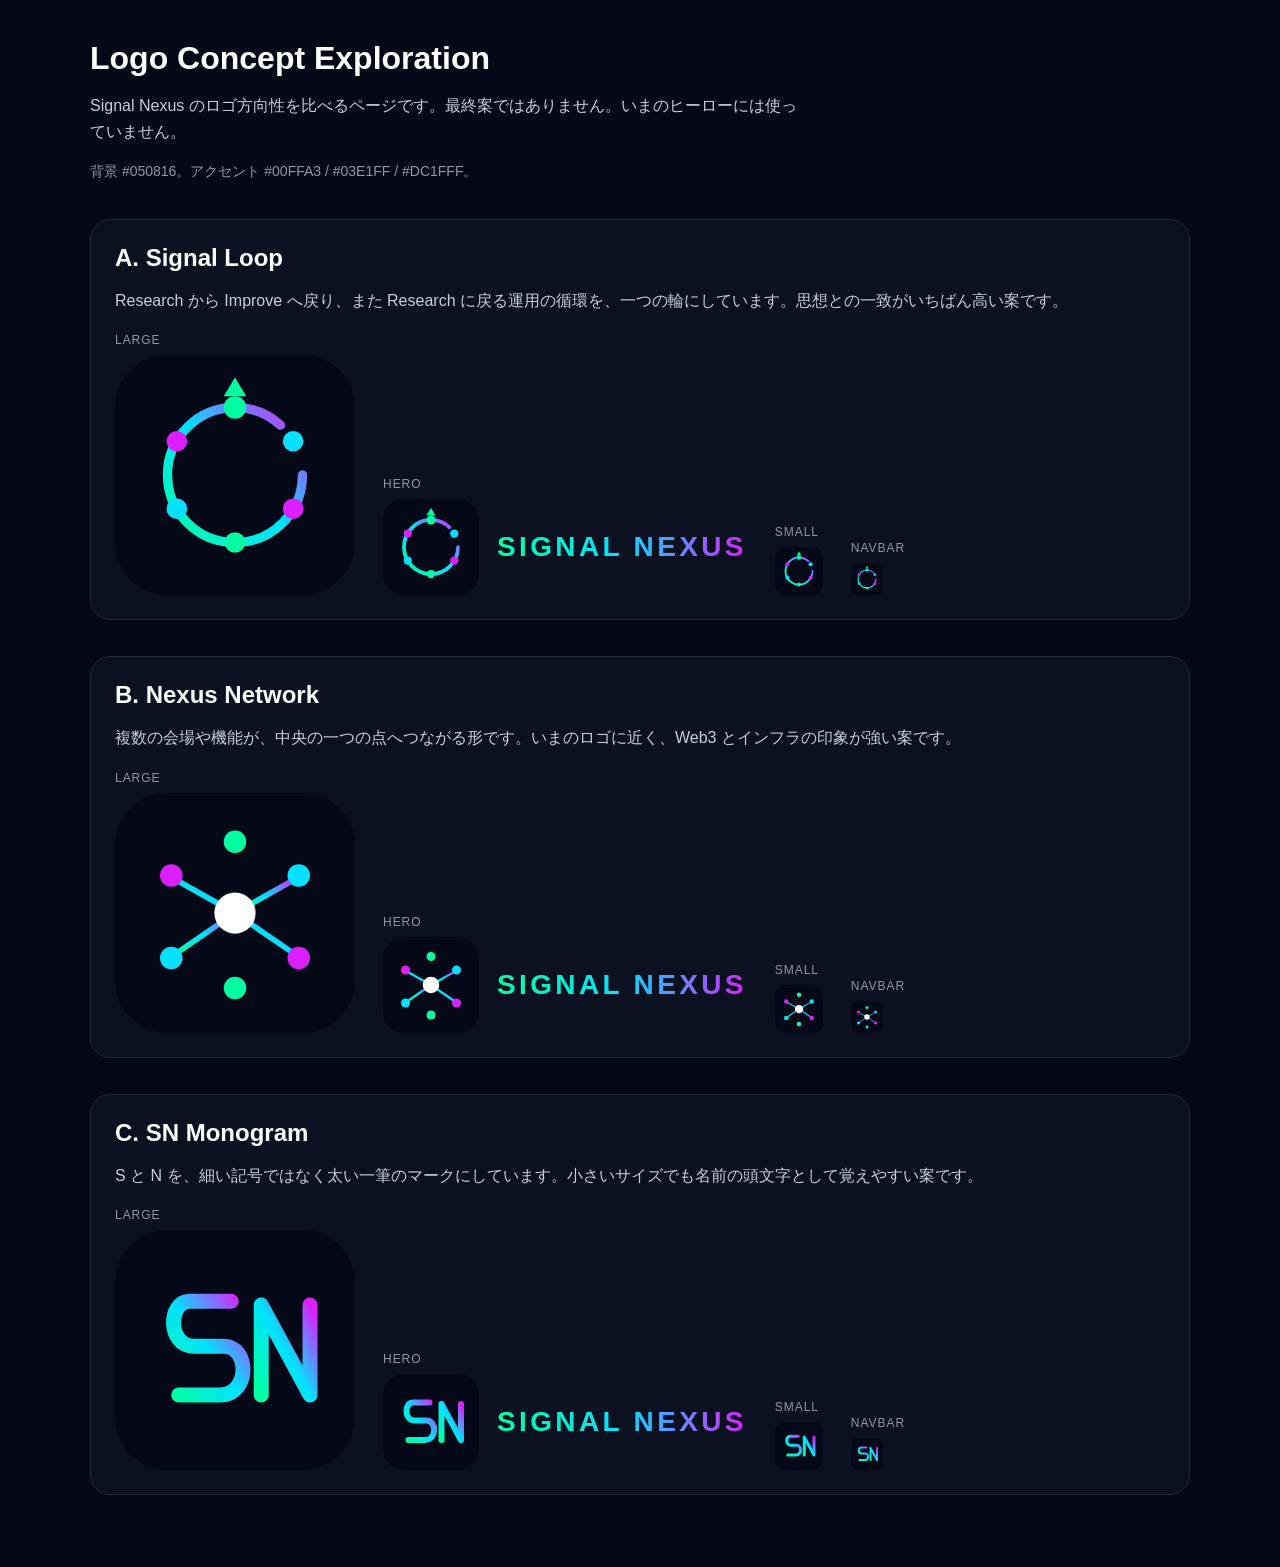
<file: assets/logo-concepts/index.html>
<!DOCTYPE html>
<html lang="ja">
<head>
  <script async src="https://www.googletagmanager.com/gtm.js?id=GTM-N3JG8S9N"></script>
  <script>
    window.dataLayer = window.dataLayer || [];
    function gtag(){dataLayer.push(arguments);}
    gtag('js', new Date());
  </script>
  <meta charset="utf-8">
  <meta name="viewport" content="width=device-width, initial-scale=1">
  <title>Signal Nexus Logo Concept Exploration</title>
  <style>
    :root { color-scheme: dark; }
    body {
      margin: 0;
      background: #050816;
      color: #ffffff;
      font-family: "Segoe UI", Helvetica, Arial, sans-serif;
    }
    main { max-width: 1100px; margin: 0 auto; padding: 40px 20px 72px; }
    h1 { font-size: 32px; margin: 0 0 8px; }
    .lead { color: #c5d0dc; max-width: 720px; line-height: 1.6; }
    .note { color: #8b98a8; font-size: 14px; }
    article {
      margin-top: 36px;
      padding: 24px;
      background: #0b1120;
      border: 1px solid #1e293b;
      border-radius: 20px;
    }
    h2 { margin: 0 0 8px; font-size: 24px; }
    p { color: #c5d0dc; line-height: 1.6; }
    .sizes { display: flex; flex-wrap: wrap; gap: 28px; align-items: end; margin-top: 20px; }
    figure { margin: 0; }
    figcaption { color: #8b98a8; font-size: 12px; letter-spacing: 0.08em; margin-bottom: 8px; }
    img { display: block; }
    .hero-row { display: flex; align-items: center; gap: 18px; }
    .word { font-size: 28px; font-weight: 700; letter-spacing: 0.12em; background: linear-gradient(90deg, #00ffa3, #03e1ff, #dc1fff); -webkit-background-clip: text; background-clip: text; color: transparent; }
  </style>
</head>
<body>
  <main>
    <h1>Logo Concept Exploration</h1>
    <p class="lead">Signal Nexus のロゴ方向性を比べるページです。最終案ではありません。いまのヒーローには使っていません。</p>
    <p class="note">背景 #050816。アクセント #00FFA3 / #03E1FF / #DC1FFF。</p>

    <article>
      <h2>A. Signal Loop</h2>
      <p>Research から Improve へ戻り、また Research に戻る運用の循環を、一つの輪にしています。思想との一致がいちばん高い案です。</p>
      <div class="sizes">
        <figure><figcaption>LARGE</figcaption><img src="logo-signal-loop.svg" alt="Signal Loop large" width="240" height="240"></figure>
        <figure><figcaption>HERO</figcaption><div class="hero-row"><img src="logo-signal-loop.svg" alt="Signal Loop hero" width="96" height="96"><span class="word">SIGNAL NEXUS</span></div></figure>
        <figure><figcaption>SMALL</figcaption><img src="logo-signal-loop.svg" alt="Signal Loop small" width="48" height="48"></figure>
        <figure><figcaption>NAVBAR</figcaption><img src="logo-signal-loop.svg" alt="Signal Loop navbar" width="32" height="32"></figure>
      </div>
    </article>

    <article>
      <h2>B. Nexus Network</h2>
      <p>複数の会場や機能が、中央の一つの点へつながる形です。いまのロゴに近く、Web3 とインフラの印象が強い案です。</p>
      <div class="sizes">
        <figure><figcaption>LARGE</figcaption><img src="logo-nexus-network.svg" alt="Nexus Network large" width="240" height="240"></figure>
        <figure><figcaption>HERO</figcaption><div class="hero-row"><img src="logo-nexus-network.svg" alt="Nexus Network hero" width="96" height="96"><span class="word">SIGNAL NEXUS</span></div></figure>
        <figure><figcaption>SMALL</figcaption><img src="logo-nexus-network.svg" alt="Nexus Network small" width="48" height="48"></figure>
        <figure><figcaption>NAVBAR</figcaption><img src="logo-nexus-network.svg" alt="Nexus Network navbar" width="32" height="32"></figure>
      </div>
    </article>

    <article>
      <h2>C. SN Monogram</h2>
      <p>S と N を、細い記号ではなく太い一筆のマークにしています。小さいサイズでも名前の頭文字として覚えやすい案です。</p>
      <div class="sizes">
        <figure><figcaption>LARGE</figcaption><img src="logo-sn-monogram.svg" alt="SN Monogram large" width="240" height="240"></figure>
        <figure><figcaption>HERO</figcaption><div class="hero-row"><img src="logo-sn-monogram.svg" alt="SN Monogram hero" width="96" height="96"><span class="word">SIGNAL NEXUS</span></div></figure>
        <figure><figcaption>SMALL</figcaption><img src="logo-sn-monogram.svg" alt="SN Monogram small" width="48" height="48"></figure>
        <figure><figcaption>NAVBAR</figcaption><img src="logo-sn-monogram.svg" alt="SN Monogram navbar" width="32" height="32"></figure>
      </div>
    </article>
  </main>
</body>
</html>
</file>
<file: assets/landing.css>
:root {
  color-scheme: dark;
  --sn-bg: #050816;
  --sn-card: #0b1120;
  --sn-text: #ffffff;
  --sn-muted: #c5d0dc;
  --sn-primary: #00ffa3;
  --sn-secondary: #03e1ff;
  --sn-accent: #dc1fff;
  --sn-line: #1e293b;
}

html,
body {
  background: var(--sn-bg) !important;
  color: var(--sn-text) !important;
}

body .markdown-body,
.container-lg.markdown-body {
  background: var(--sn-bg) !important;
  color: var(--sn-text) !important;
  max-width: 1120px !important;
  font-family: "Segoe UI", Helvetica, Arial, sans-serif;
  font-size: 17px;
  line-height: 1.7;
  padding-top: 28px !important;
  padding-bottom: 64px !important;
}

.markdown-body > h1#signal-nexus {
  display: none !important;
}

.markdown-body h2 {
  color: var(--sn-text) !important;
  font-size: 1.85rem !important;
  font-weight: 700 !important;
  line-height: 1.25;
  letter-spacing: -0.02em;
  border-left: 4px solid var(--sn-primary);
  padding-left: 14px;
  margin-top: 2.6rem !important;
}

.markdown-body h3 {
  color: var(--sn-text) !important;
  font-size: 1.35rem !important;
  margin-top: 1.8rem !important;
}

.markdown-body p,
.markdown-body li {
  color: var(--sn-text) !important;
}

.markdown-body a {
  color: var(--sn-secondary) !important;
  text-decoration-thickness: 1px;
}

.markdown-body a:hover {
  color: var(--sn-primary) !important;
}

.markdown-body code {
  color: var(--sn-secondary) !important;
  background: #10192c;
  padding: 0.1em 0.35em;
  border-radius: 4px;
}

.markdown-body strong {
  color: var(--sn-text) !important;
}

.markdown-body img {
  max-width: 100%;
  height: auto;
  border: 0;
  background: transparent !important;
  box-shadow: none !important;
}

.sn-values {
  display: grid;
  grid-template-columns: repeat(4, minmax(0, 1fr));
  gap: 16px;
  margin: 8px 0 28px;
}

.sn-values section {
  background: #0b1120;
  border: 1px solid #1e293b;
  border-top: 4px solid #00ffa3;
  border-radius: 18px;
  padding: 22px 18px 18px;
}

.sn-values section:nth-child(2) {
  border-top-color: #03e1ff;
}

.sn-values section:nth-child(3) {
  border-top-color: #dc1fff;
}

.sn-values section:nth-child(4) {
  border-top-color: #00ffa3;
}

.sn-values .sn-kicker {
  margin: 0 0 12px;
  color: #00ffa3 !important;
  font-size: 15px;
  font-weight: 700;
  letter-spacing: 0.04em;
}

.sn-values section:nth-child(2) .sn-kicker {
  color: #03e1ff !important;
}

.sn-values section:nth-child(3) .sn-kicker {
  color: #dc1fff !important;
}

.sn-values section:nth-child(4) .sn-kicker {
  color: #00ffa3 !important;
}

.sn-values section p:last-child {
  margin: 0;
  color: #ffffff !important;
  font-size: 16px;
  line-height: 1.45;
}

@media (max-width: 900px) {
  .sn-values {
    grid-template-columns: repeat(2, minmax(0, 1fr));
  }
}

.markdown-body img[alt*="Own your execution"] {
  width: 100% !important;
  margin: 0 0 28px;
  filter: drop-shadow(0 0 28px rgba(0, 255, 163, 0.16));
}

.markdown-body table {
  display: block;
  width: 100%;
  overflow-x: auto;
  border-collapse: separate !important;
  border-spacing: 0;
  margin: 1.4rem 0 1.8rem !important;
  background: var(--sn-card) !important;
  border: 1px solid var(--sn-line) !important;
  border-radius: 16px;
  color: var(--sn-text) !important;
}

.markdown-body table tr,
.markdown-body table tr:nth-child(2n) {
  background: var(--sn-card) !important;
  background-color: var(--sn-card) !important;
}

.markdown-body table th,
.markdown-body table td {
  padding: 14px 16px !important;
  border: 0 !important;
  border-bottom: 1px solid var(--sn-line) !important;
  color: var(--sn-text) !important;
  background: var(--sn-card) !important;
  background-color: var(--sn-card) !important;
  vertical-align: top;
  line-height: 1.5;
  min-width: 148px;
  font-size: 15px;
}

.markdown-body table tr:last-child td,
.markdown-body table tr:last-child th {
  border-bottom: 0 !important;
}

.markdown-body table thead th {
  color: var(--sn-primary) !important;
  font-size: 14px;
  font-weight: 700;
  letter-spacing: 0.04em;
  background: #10192c !important;
  position: sticky;
  top: 0;
}

.markdown-body table tbody td:first-child,
.markdown-body table tbody th:first-child {
  color: var(--sn-secondary) !important;
  font-weight: 700;
  white-space: nowrap;
  background: #10192c !important;
  position: sticky;
  left: 0;
}

.markdown-body hr {
  border: 0;
  border-top: 1px solid var(--sn-line);
}

.footer {
  display: none !important;
}

body > main.markdown-body {
  width: 100%;
  max-width: 1120px !important;
  margin: 0 auto;
  padding: 28px 24px 64px !important;
  box-sizing: border-box;
}

body > main .sn-values {
  grid-template-columns: repeat(2, minmax(0, 1fr));
}

.markdown-body h1 {
  color: var(--sn-text) !important;
  font-size: 2.5rem;
  font-weight: 700;
  letter-spacing: -0.03em;
  line-height: 1.15;
  margin: 0 0 12px;
}

.sn-nav {
  display: flex;
  flex-wrap: wrap;
  gap: 8px 18px;
  margin: 0 0 24px;
  font-size: 15px;
}

.markdown-body img.sn-mark {
  display: block;
  width: 200px;
  height: auto;
  margin: 0 0 16px;
}

.sn-hero .sn-kicker,
.sn-panel .sn-kicker {
  margin: 0 0 8px;
  color: var(--sn-primary) !important;
  font-size: 15px;
  font-weight: 700;
  letter-spacing: 0.04em;
}

.sn-lead {
  font-size: 1.2rem;
  line-height: 1.45;
}

.sn-panel {
  background: var(--sn-card);
  border: 1px solid var(--sn-line);
  border-top: 4px solid var(--sn-primary);
  border-radius: 18px;
  padding: 22px 18px 18px;
  margin: 1.2rem 0 1.6rem;
}

.sn-panel-checkout {
  border-top-color: var(--sn-secondary);
}

.sn-price-list {
  display: grid;
  gap: 12px;
  margin: 0;
}

.sn-price-list div {
  display: grid;
  grid-template-columns: minmax(148px, 200px) 1fr;
  gap: 4px 16px;
  margin: 0;
}

.sn-price-list dt {
  margin: 0;
  color: var(--sn-secondary) !important;
  font-weight: 700;
}

.sn-price-list dd {
  margin: 0;
  color: var(--sn-text) !important;
}

.markdown-body .sn-checkout-status,
.markdown-body .sn-quiet {
  color: var(--sn-muted) !important;
}

.sn-checkout stripe-buy-button {
  display: block;
  margin-top: 14px;
}

.markdown-body a.sn-buy {
  display: inline-block;
  margin-top: 8px;
  padding: 12px 18px;
  border-radius: 999px;
  background: var(--sn-primary);
  color: var(--sn-bg) !important;
  font-weight: 700;
  text-decoration: none;
}

.markdown-body a.sn-buy:hover {
  background: var(--sn-secondary);
  color: var(--sn-bg) !important;
}

.markdown-body img.sn-cover {
  display: block;
  width: 100%;
  height: auto;
  margin: 0 0 1.2rem;
  border-radius: 18px;
}

.sn-sr-only {
  position: absolute;
  width: 1px;
  height: 1px;
  padding: 0;
  margin: -1px;
  overflow: hidden;
  clip: rect(0, 0, 0, 0);
  white-space: nowrap;
  border: 0;
}

.sn-callout {
  border: 1px solid var(--sn-line);
  border-left: 4px solid var(--sn-accent);
  border-radius: 16px;
  background: var(--sn-card);
  padding: 16px 18px;
  margin: 1.2rem 0 1.6rem;
}

@media (max-width: 640px) {
  .markdown-body h1 {
    font-size: 2rem;
  }

  .sn-price-list div {
    grid-template-columns: 1fr;
  }

  .sn-values,
  body > main .sn-values {
    grid-template-columns: 1fr;
  }
}
</file>
